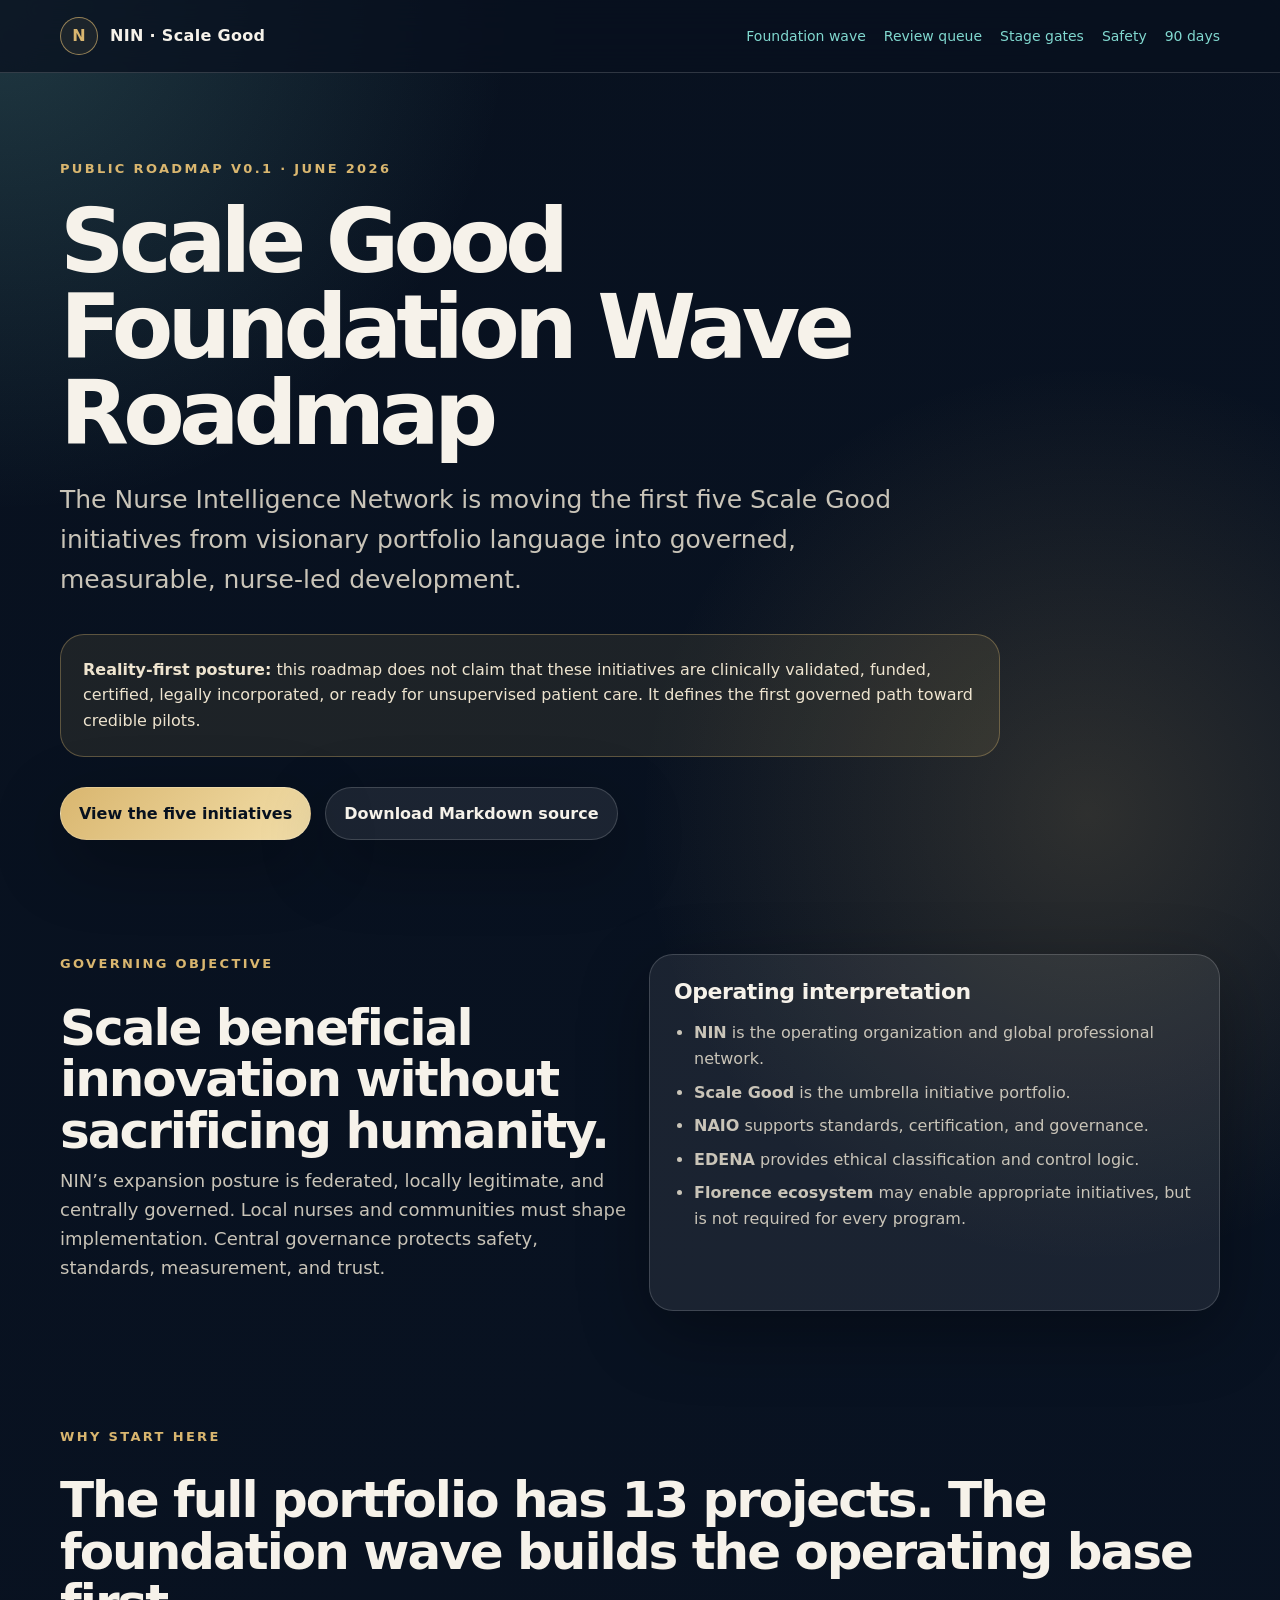
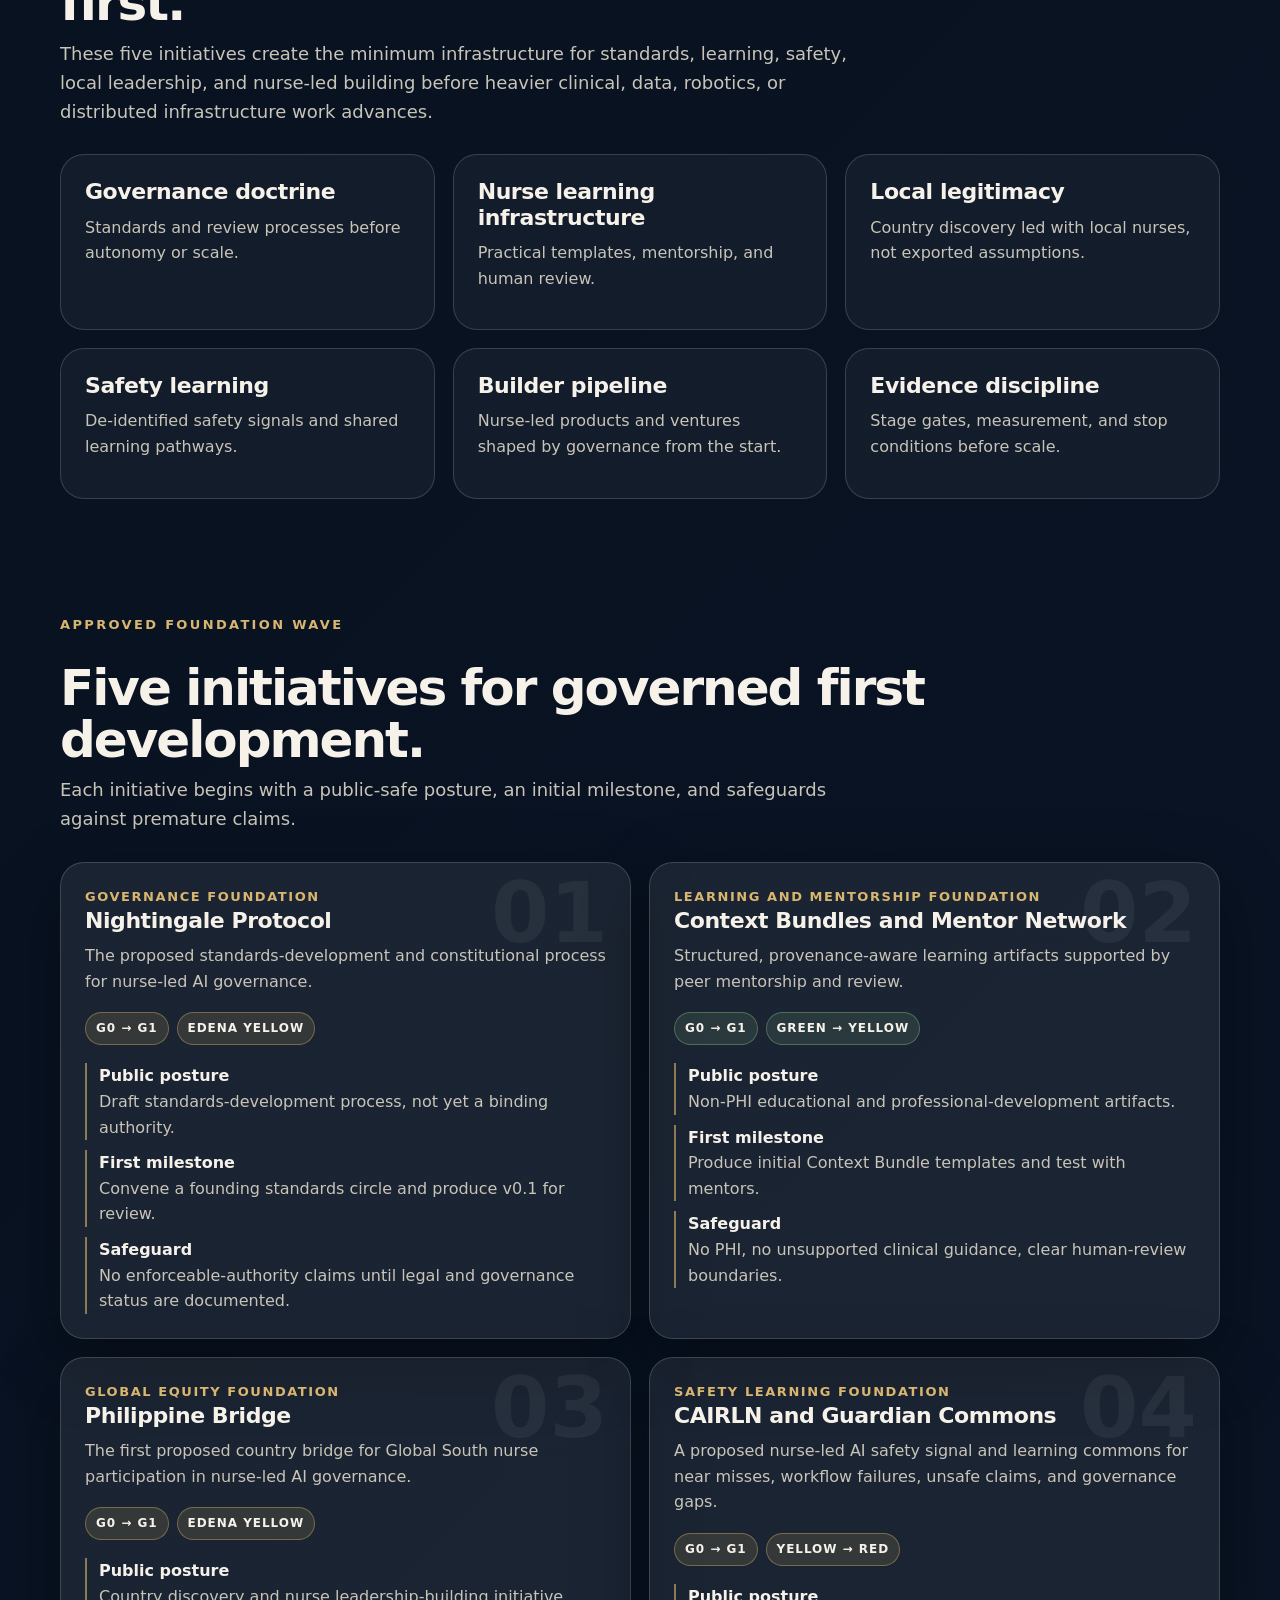
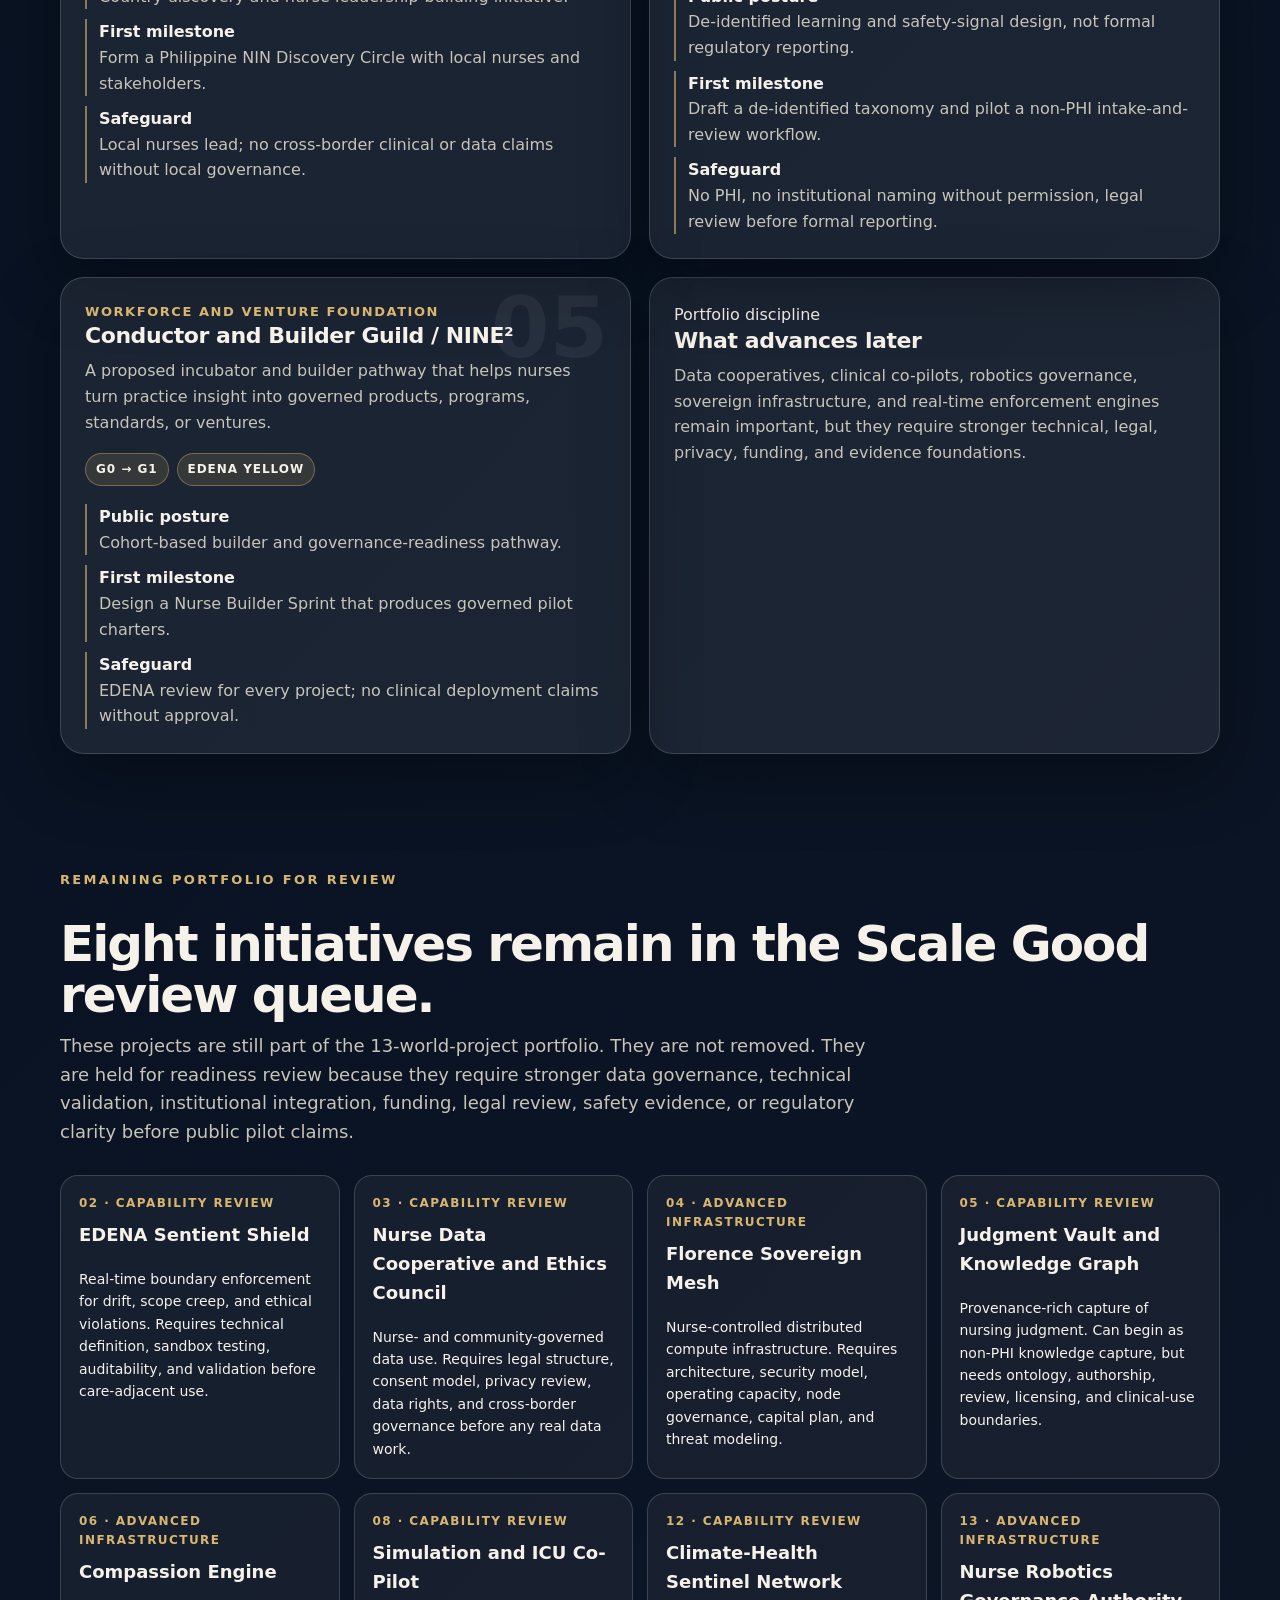
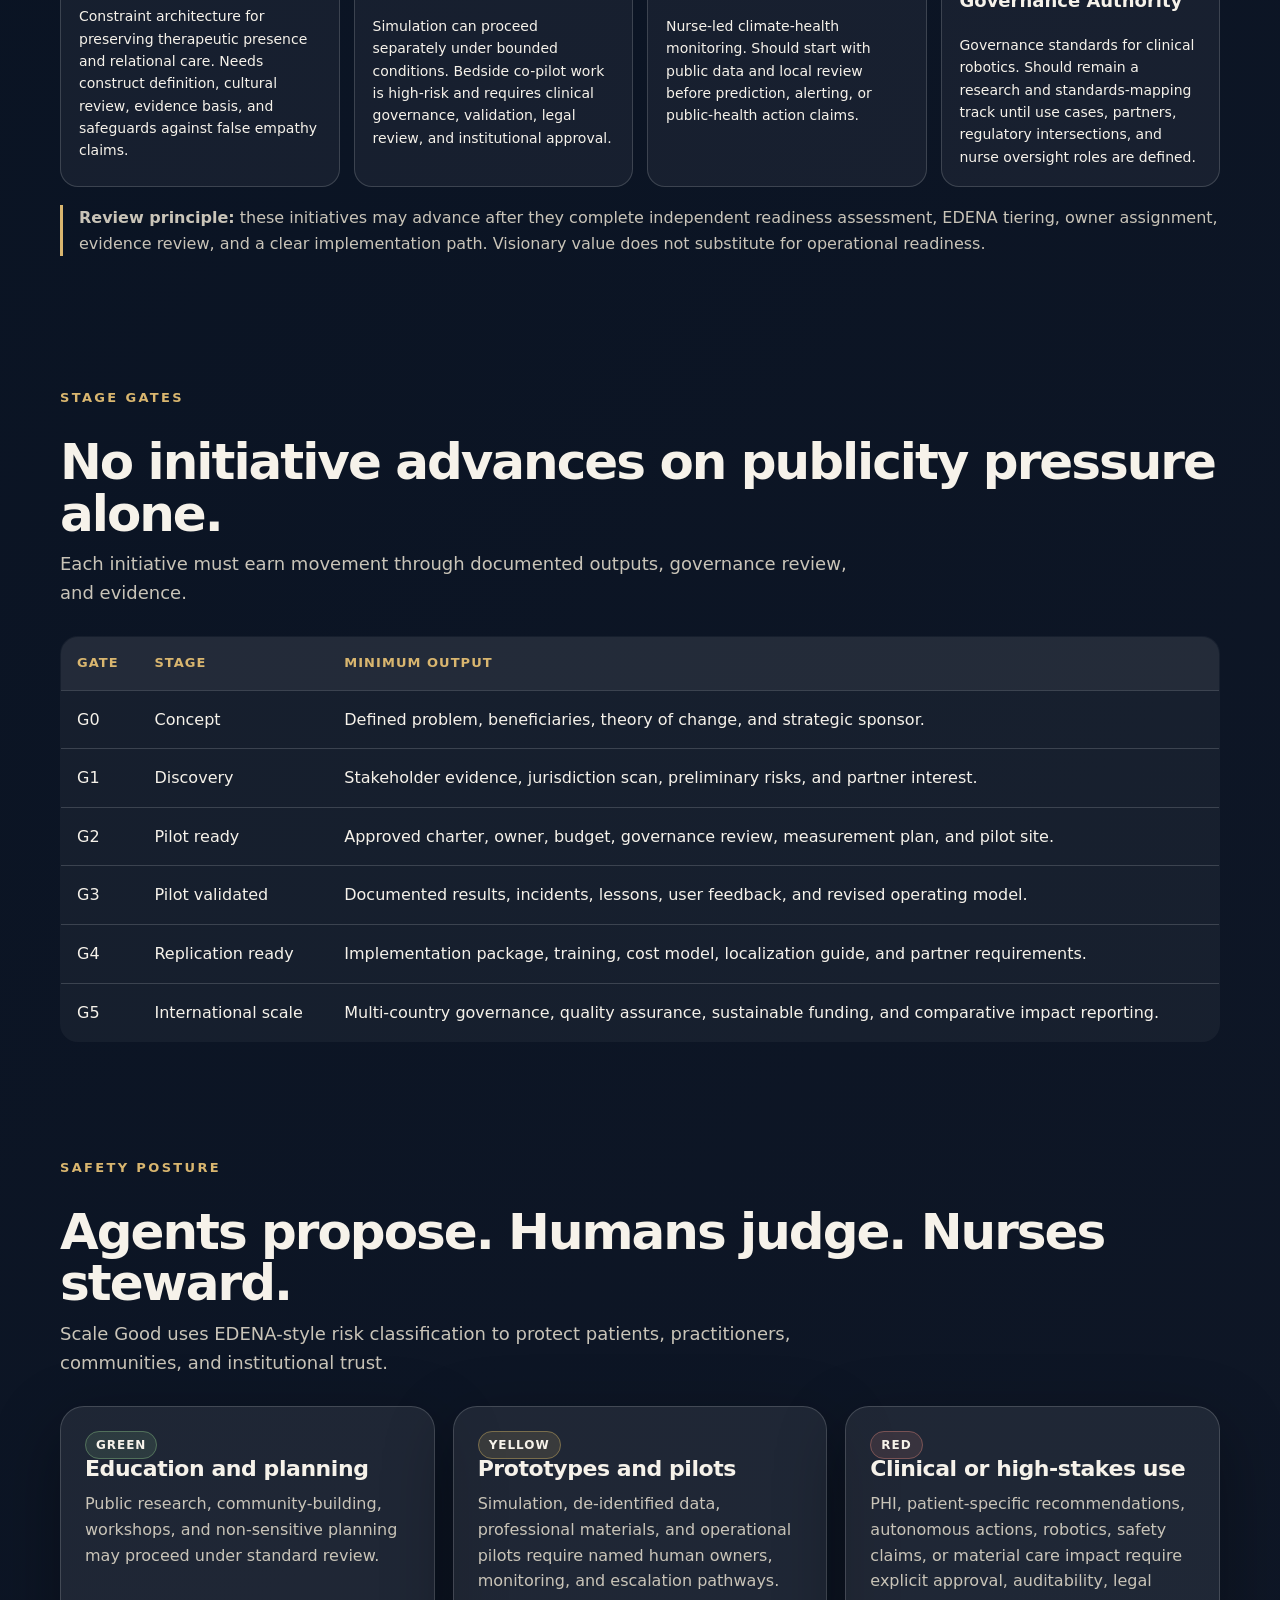
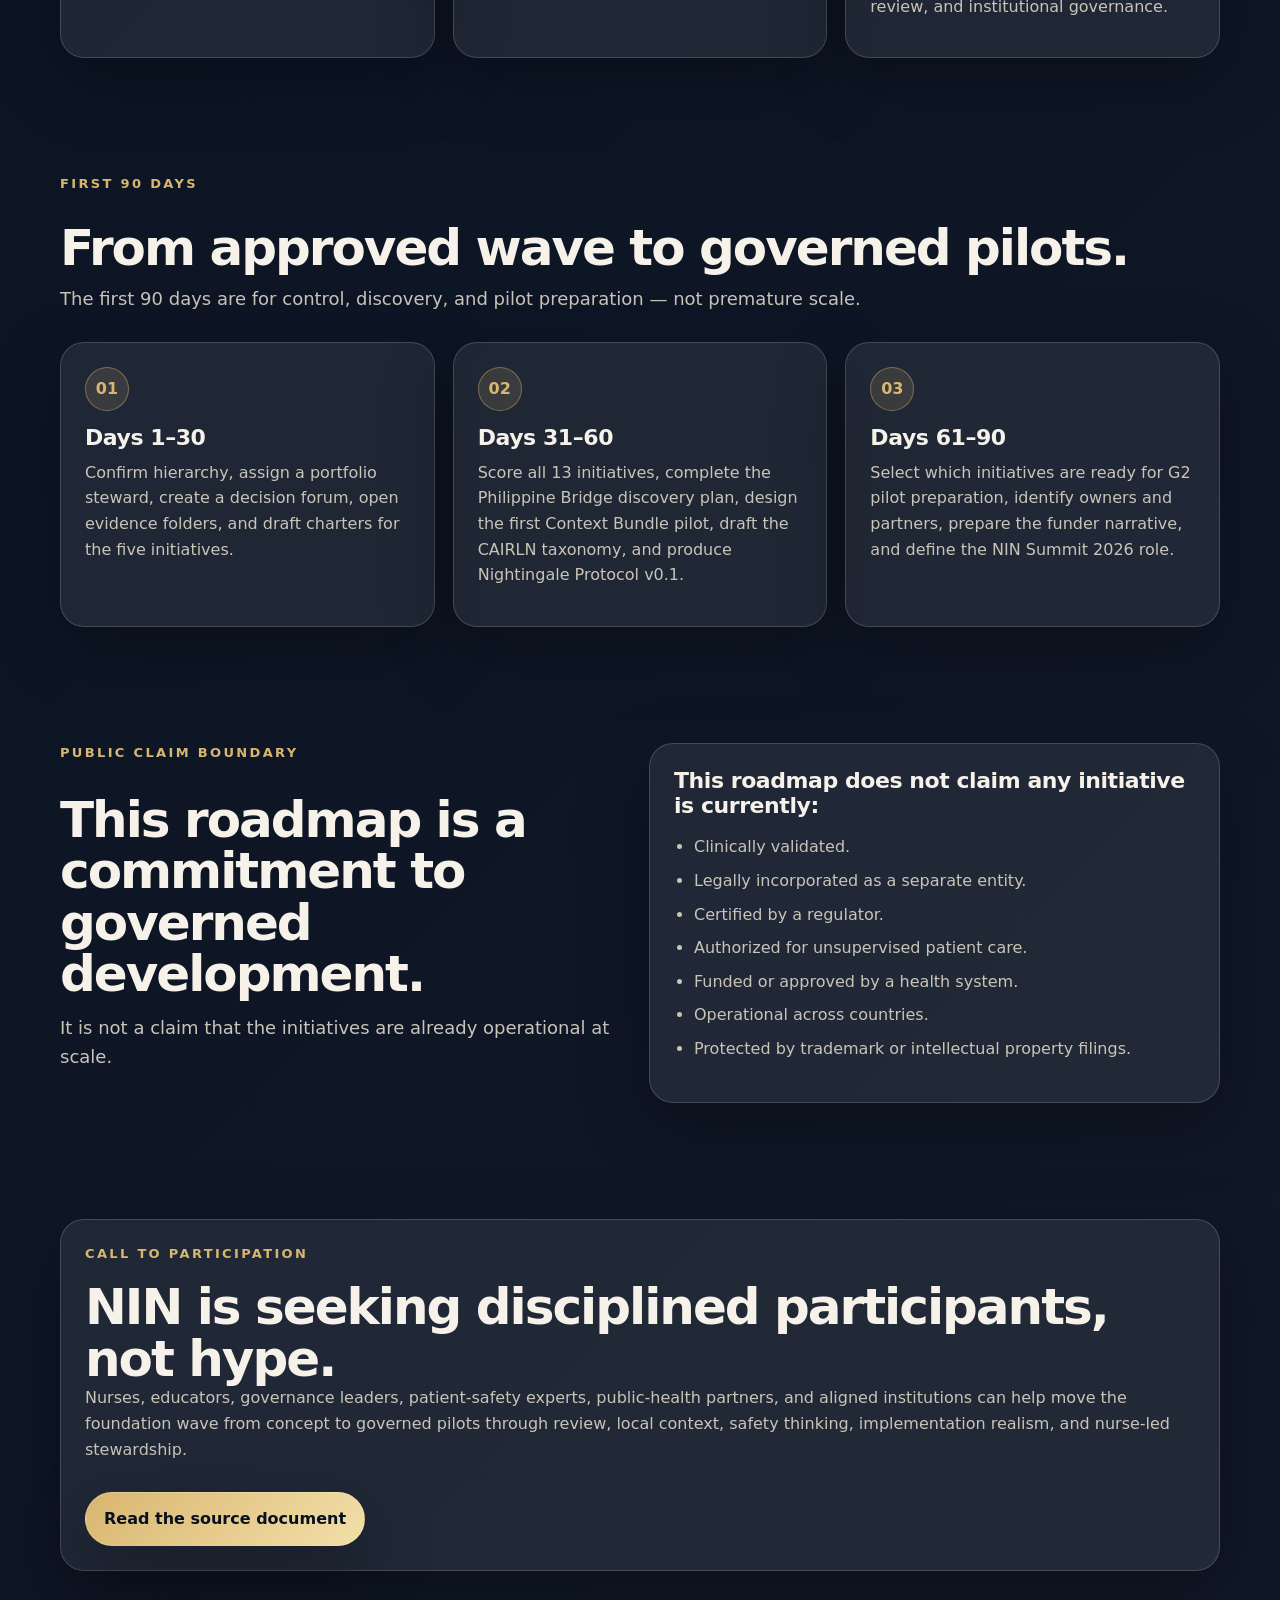
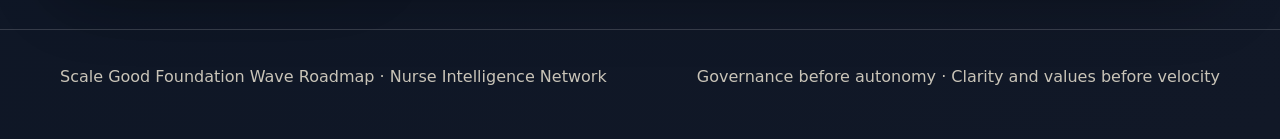
<file: index.html>
<!doctype html>
<html lang="en">
<head>
  <meta charset="utf-8" />
  <meta name="viewport" content="width=device-width, initial-scale=1" />
  <title>Scale Good Foundation Wave Roadmap | Nurse Intelligence Network</title>
  <meta name="description" content="A public roadmap for the first five Scale Good foundation-wave initiatives of the Nurse Intelligence Network." />
  <meta property="og:title" content="Scale Good Foundation Wave Roadmap" />
  <meta property="og:description" content="Five governed initiatives to build the operating base for nurse-led AI governance, safety learning, local leadership, and venture formation." />
  <meta property="og:type" content="website" />
  <style>
    :root {
      --bg: #08111f;
      --bg2: #0e1d32;
      --panel: rgba(255,255,255,.075);
      --panel2: rgba(255,255,255,.045);
      --text: #f6f2ea;
      --muted: #c9c4b8;
      --line: rgba(255,255,255,.16);
      --gold: #d9b66f;
      --aqua: #80d8cf;
      --green: #96d28d;
      --yellow: #f0ca6a;
      --red: #ee8c7f;
      --shadow: 0 22px 70px rgba(0,0,0,.33);
      --radius: 24px;
      font-family: Inter, ui-sans-serif, system-ui, -apple-system, BlinkMacSystemFont, "Segoe UI", sans-serif;
    }
    * { box-sizing: border-box; }
    html { scroll-behavior: smooth; }
    body {
      margin: 0;
      color: var(--text);
      background:
        radial-gradient(circle at top left, rgba(128,216,207,.20), transparent 32rem),
        radial-gradient(circle at 85% 10%, rgba(217,182,111,.18), transparent 28rem),
        linear-gradient(135deg, var(--bg), #091323 42%, #111827);
      line-height: 1.6;
    }
    a { color: var(--aqua); text-decoration: none; }
    a:hover { text-decoration: underline; }
    .wrap { width: min(1160px, calc(100% - 40px)); margin: 0 auto; }
    header {
      position: sticky;
      top: 0;
      z-index: 20;
      backdrop-filter: blur(18px);
      background: rgba(8,17,31,.76);
      border-bottom: 1px solid var(--line);
    }
    nav { display: flex; align-items: center; justify-content: space-between; min-height: 72px; gap: 20px; }
    .brand { display: flex; align-items: center; gap: 12px; font-weight: 760; letter-spacing: .02em; }
    .mark { width: 38px; height: 38px; border-radius: 50%; border: 1px solid rgba(217,182,111,.65); display: grid; place-items: center; color: var(--gold); background: rgba(217,182,111,.08); }
    .navlinks { display: flex; gap: 18px; flex-wrap: wrap; font-size: 14px; color: var(--muted); }
    .hero { padding: 86px 0 56px; }
    .kicker { color: var(--gold); text-transform: uppercase; letter-spacing: .18em; font-size: 13px; font-weight: 800; margin-bottom: 18px; }
    h1 { font-size: clamp(46px, 7vw, 92px); line-height: .96; letter-spacing: -.065em; margin: 0 0 24px; max-width: 1000px; }
    .lead { font-size: clamp(19px, 2.2vw, 25px); color: var(--muted); max-width: 860px; margin: 0 0 34px; }
    .hero-actions { display: flex; gap: 14px; flex-wrap: wrap; margin-top: 30px; }
    .btn { display: inline-flex; align-items: center; justify-content: center; gap: 10px; border-radius: 999px; padding: 13px 18px; font-weight: 740; border: 1px solid var(--line); box-shadow: var(--shadow); }
    .btn.primary { color: #07111f; background: linear-gradient(135deg, var(--gold), #f3dfaa); }
    .btn.secondary { color: var(--text); background: rgba(255,255,255,.08); }
    .note { border: 1px solid rgba(217,182,111,.34); background: rgba(217,182,111,.10); border-radius: var(--radius); padding: 22px; color: #eee4cf; max-width: 940px; }
    section { padding: 58px 0; }
    .section-title { display: grid; gap: 10px; margin-bottom: 28px; }
    h2 { font-size: clamp(30px, 4vw, 50px); line-height: 1.03; letter-spacing: -.04em; margin: 0; }
    .section-title p { margin: 0; color: var(--muted); max-width: 820px; font-size: 18px; }
    .grid { display: grid; gap: 18px; }
    .grid.three { grid-template-columns: repeat(3, minmax(0,1fr)); }
    .grid.two { grid-template-columns: repeat(2, minmax(0,1fr)); }
    .card { background: var(--panel); border: 1px solid var(--line); border-radius: var(--radius); padding: 24px; box-shadow: var(--shadow); }
    .card.soft { background: var(--panel2); box-shadow: none; }
    .card h3 { margin: 0 0 10px; font-size: 22px; line-height: 1.15; letter-spacing: -.02em; }
    .card p { color: var(--muted); margin: 0 0 14px; }
    .tagrow { display: flex; gap: 8px; flex-wrap: wrap; margin: 18px 0; }
    .tag { font-size: 12px; text-transform: uppercase; letter-spacing: .08em; color: var(--text); background: rgba(128,216,207,.11); border: 1px solid rgba(128,216,207,.30); padding: 6px 10px; border-radius: 999px; font-weight: 760; }
    .tag.yellow { background: rgba(240,202,106,.12); border-color: rgba(240,202,106,.35); }
    .tag.green { background: rgba(150,210,141,.12); border-color: rgba(150,210,141,.35); }
    .tag.red { background: rgba(238,140,127,.12); border-color: rgba(238,140,127,.35); }
    .initiative { position: relative; overflow: hidden; }
    .initiative:before { content: attr(data-num); position: absolute; right: 22px; top: 8px; font-size: 84px; font-weight: 900; color: rgba(255,255,255,.055); line-height: 1; }
    .initiative .role { color: var(--gold); font-weight: 800; font-size: 13px; letter-spacing: .12em; text-transform: uppercase; }
    .mini { display: grid; gap: 10px; margin-top: 18px; }
    .mini div { border-left: 2px solid rgba(217,182,111,.6); padding-left: 12px; color: var(--muted); }
    .mini strong { color: var(--text); display: block; }
    table { width: 100%; border-collapse: collapse; overflow: hidden; border-radius: 18px; border: 1px solid var(--line); background: rgba(255,255,255,.045); }
    th, td { padding: 16px; text-align: left; vertical-align: top; border-bottom: 1px solid var(--line); }
    th { color: var(--gold); font-size: 13px; letter-spacing: .08em; text-transform: uppercase; background: rgba(255,255,255,.055); }
    tr:last-child td { border-bottom: 0; }
    .review-grid { display: grid; grid-template-columns: repeat(4, minmax(0,1fr)); gap: 14px; }
    .review-card { padding: 18px; border-radius: 18px; background: rgba(255,255,255,.052); border: 1px solid var(--line); }
    .review-card .num { color: var(--gold); font-weight: 900; letter-spacing: .12em; font-size: 12px; text-transform: uppercase; }
    .review-card h3 { font-size: 18px; margin-top: 8px; }
    .review-card p { font-size: 14px; margin-bottom: 0; }
    .review-note { margin-top: 18px; border-left: 3px solid var(--gold); padding-left: 16px; color: var(--muted); }
    .timeline { counter-reset: step; display: grid; grid-template-columns: repeat(3, minmax(0,1fr)); gap: 18px; }
    .step { counter-increment: step; }
    .step:before { content: "0" counter(step); display: inline-grid; place-items: center; width: 42px; height: 42px; border-radius: 50%; background: rgba(217,182,111,.14); border: 1px solid rgba(217,182,111,.42); color: var(--gold); font-weight: 850; margin-bottom: 14px; }
    ul { padding-left: 20px; color: var(--muted); }
    li { margin: 8px 0; }
    .footer { border-top: 1px solid var(--line); padding: 34px 0 50px; color: var(--muted); }
    .footer .wrap { display: flex; justify-content: space-between; gap: 20px; flex-wrap: wrap; }
    @media (max-width: 880px) {
      .grid.three, .grid.two, .timeline, .review-grid { grid-template-columns: 1fr; }
      .navlinks { display: none; }
      h1 { letter-spacing: -.045em; }
      section { padding: 42px 0; }
    }
  </style>
</head>
<body>
  <header>
    <nav class="wrap" aria-label="Main navigation">
      <div class="brand"><span class="mark">N</span><span>NIN · Scale Good</span></div>
      <div class="navlinks">
        <a href="#wave">Foundation wave</a>
        <a href="#review">Review queue</a>
        <a href="#gates">Stage gates</a>
        <a href="#safety">Safety</a>
        <a href="#ninety">90 days</a>
      </div>
    </nav>
  </header>

  <main>
    <section class="hero">
      <div class="wrap">
        <div class="kicker">Public roadmap v0.1 · June 2026</div>
        <h1>Scale Good Foundation Wave Roadmap</h1>
        <p class="lead">The Nurse Intelligence Network is moving the first five Scale Good initiatives from visionary portfolio language into governed, measurable, nurse-led development.</p>
        <div class="note">
          <strong>Reality-first posture:</strong> this roadmap does not claim that these initiatives are clinically validated, funded, certified, legally incorporated, or ready for unsupervised patient care. It defines the first governed path toward credible pilots.
        </div>
        <div class="hero-actions">
          <a class="btn primary" href="#wave">View the five initiatives</a>
          <a class="btn secondary" href="assets/scale-good-foundation-wave-roadmap.md">Download Markdown source</a>
        </div>
      </div>
    </section>

    <section id="objective">
      <div class="wrap grid two">
        <div class="section-title">
          <div class="kicker">Governing objective</div>
          <h2>Scale beneficial innovation without sacrificing humanity.</h2>
          <p>NIN’s expansion posture is federated, locally legitimate, and centrally governed. Local nurses and communities must shape implementation. Central governance protects safety, standards, measurement, and trust.</p>
        </div>
        <div class="card">
          <h3>Operating interpretation</h3>
          <ul>
            <li><strong>NIN</strong> is the operating organization and global professional network.</li>
            <li><strong>Scale Good</strong> is the umbrella initiative portfolio.</li>
            <li><strong>NAIO</strong> supports standards, certification, and governance.</li>
            <li><strong>EDENA</strong> provides ethical classification and control logic.</li>
            <li><strong>Florence ecosystem</strong> may enable appropriate initiatives, but is not required for every program.</li>
          </ul>
        </div>
      </div>
    </section>

    <section id="why">
      <div class="wrap">
        <div class="section-title">
          <div class="kicker">Why start here</div>
          <h2>The full portfolio has 13 projects. The foundation wave builds the operating base first.</h2>
          <p>These five initiatives create the minimum infrastructure for standards, learning, safety, local leadership, and nurse-led building before heavier clinical, data, robotics, or distributed infrastructure work advances.</p>
        </div>
        <div class="grid three">
          <div class="card soft"><h3>Governance doctrine</h3><p>Standards and review processes before autonomy or scale.</p></div>
          <div class="card soft"><h3>Nurse learning infrastructure</h3><p>Practical templates, mentorship, and human review.</p></div>
          <div class="card soft"><h3>Local legitimacy</h3><p>Country discovery led with local nurses, not exported assumptions.</p></div>
          <div class="card soft"><h3>Safety learning</h3><p>De-identified safety signals and shared learning pathways.</p></div>
          <div class="card soft"><h3>Builder pipeline</h3><p>Nurse-led products and ventures shaped by governance from the start.</p></div>
          <div class="card soft"><h3>Evidence discipline</h3><p>Stage gates, measurement, and stop conditions before scale.</p></div>
        </div>
      </div>
    </section>

    <section id="wave">
      <div class="wrap">
        <div class="section-title">
          <div class="kicker">Approved foundation wave</div>
          <h2>Five initiatives for governed first development.</h2>
          <p>Each initiative begins with a public-safe posture, an initial milestone, and safeguards against premature claims.</p>
        </div>
        <div class="grid two">
          <article class="card initiative" data-num="01">
            <div class="role">Governance foundation</div>
            <h3>Nightingale Protocol</h3>
            <p>The proposed standards-development and constitutional process for nurse-led AI governance.</p>
            <div class="tagrow"><span class="tag yellow">G0 → G1</span><span class="tag yellow">EDENA Yellow</span></div>
            <div class="mini">
              <div><strong>Public posture</strong> Draft standards-development process, not yet a binding authority.</div>
              <div><strong>First milestone</strong> Convene a founding standards circle and produce v0.1 for review.</div>
              <div><strong>Safeguard</strong> No enforceable-authority claims until legal and governance status are documented.</div>
            </div>
          </article>

          <article class="card initiative" data-num="02">
            <div class="role">Learning and mentorship foundation</div>
            <h3>Context Bundles and Mentor Network</h3>
            <p>Structured, provenance-aware learning artifacts supported by peer mentorship and review.</p>
            <div class="tagrow"><span class="tag green">G0 → G1</span><span class="tag green">Green → Yellow</span></div>
            <div class="mini">
              <div><strong>Public posture</strong> Non-PHI educational and professional-development artifacts.</div>
              <div><strong>First milestone</strong> Produce initial Context Bundle templates and test with mentors.</div>
              <div><strong>Safeguard</strong> No PHI, no unsupported clinical guidance, clear human-review boundaries.</div>
            </div>
          </article>

          <article class="card initiative" data-num="03">
            <div class="role">Global equity foundation</div>
            <h3>Philippine Bridge</h3>
            <p>The first proposed country bridge for Global South nurse participation in nurse-led AI governance.</p>
            <div class="tagrow"><span class="tag yellow">G0 → G1</span><span class="tag yellow">EDENA Yellow</span></div>
            <div class="mini">
              <div><strong>Public posture</strong> Country discovery and nurse leadership-building initiative.</div>
              <div><strong>First milestone</strong> Form a Philippine NIN Discovery Circle with local nurses and stakeholders.</div>
              <div><strong>Safeguard</strong> Local nurses lead; no cross-border clinical or data claims without local governance.</div>
            </div>
          </article>

          <article class="card initiative" data-num="04">
            <div class="role">Safety learning foundation</div>
            <h3>CAIRLN and Guardian Commons</h3>
            <p>A proposed nurse-led AI safety signal and learning commons for near misses, workflow failures, unsafe claims, and governance gaps.</p>
            <div class="tagrow"><span class="tag yellow">G0 → G1</span><span class="tag yellow">Yellow → Red</span></div>
            <div class="mini">
              <div><strong>Public posture</strong> De-identified learning and safety-signal design, not formal regulatory reporting.</div>
              <div><strong>First milestone</strong> Draft a de-identified taxonomy and pilot a non-PHI intake-and-review workflow.</div>
              <div><strong>Safeguard</strong> No PHI, no institutional naming without permission, legal review before formal reporting.</div>
            </div>
          </article>

          <article class="card initiative" data-num="05">
            <div class="role">Workforce and venture foundation</div>
            <h3>Conductor and Builder Guild / NINE²</h3>
            <p>A proposed incubator and builder pathway that helps nurses turn practice insight into governed products, programs, standards, or ventures.</p>
            <div class="tagrow"><span class="tag yellow">G0 → G1</span><span class="tag yellow">EDENA Yellow</span></div>
            <div class="mini">
              <div><strong>Public posture</strong> Cohort-based builder and governance-readiness pathway.</div>
              <div><strong>First milestone</strong> Design a Nurse Builder Sprint that produces governed pilot charters.</div>
              <div><strong>Safeguard</strong> EDENA review for every project; no clinical deployment claims without approval.</div>
            </div>
          </article>

          <article class="card">
            <div class="role">Portfolio discipline</div>
            <h3>What advances later</h3>
            <p>Data cooperatives, clinical co-pilots, robotics governance, sovereign infrastructure, and real-time enforcement engines remain important, but they require stronger technical, legal, privacy, funding, and evidence foundations.</p>
          </article>
        </div>
      </div>
    </section>


    <section id="review">
      <div class="wrap">
        <div class="section-title">
          <div class="kicker">Remaining portfolio for review</div>
          <h2>Eight initiatives remain in the Scale Good review queue.</h2>
          <p>These projects are still part of the 13-world-project portfolio. They are not removed. They are held for readiness review because they require stronger data governance, technical validation, institutional integration, funding, legal review, safety evidence, or regulatory clarity before public pilot claims.</p>
        </div>
        <div class="review-grid">
          <article class="review-card">
            <div class="num">02 · Capability review</div>
            <h3>EDENA Sentient Shield</h3>
            <p>Real-time boundary enforcement for drift, scope creep, and ethical violations. Requires technical definition, sandbox testing, auditability, and validation before care-adjacent use.</p>
          </article>
          <article class="review-card">
            <div class="num">03 · Capability review</div>
            <h3>Nurse Data Cooperative and Ethics Council</h3>
            <p>Nurse- and community-governed data use. Requires legal structure, consent model, privacy review, data rights, and cross-border governance before any real data work.</p>
          </article>
          <article class="review-card">
            <div class="num">04 · Advanced infrastructure</div>
            <h3>Florence Sovereign Mesh</h3>
            <p>Nurse-controlled distributed compute infrastructure. Requires architecture, security model, operating capacity, node governance, capital plan, and threat modeling.</p>
          </article>
          <article class="review-card">
            <div class="num">05 · Capability review</div>
            <h3>Judgment Vault and Knowledge Graph</h3>
            <p>Provenance-rich capture of nursing judgment. Can begin as non-PHI knowledge capture, but needs ontology, authorship, review, licensing, and clinical-use boundaries.</p>
          </article>
          <article class="review-card">
            <div class="num">06 · Advanced infrastructure</div>
            <h3>Compassion Engine</h3>
            <p>Constraint architecture for preserving therapeutic presence and relational care. Needs construct definition, cultural review, evidence basis, and safeguards against false empathy claims.</p>
          </article>
          <article class="review-card">
            <div class="num">08 · Capability review</div>
            <h3>Simulation and ICU Co-Pilot</h3>
            <p>Simulation can proceed separately under bounded conditions. Bedside co-pilot work is high-risk and requires clinical governance, validation, legal review, and institutional approval.</p>
          </article>
          <article class="review-card">
            <div class="num">12 · Capability review</div>
            <h3>Climate-Health Sentinel Network</h3>
            <p>Nurse-led climate-health monitoring. Should start with public data and local review before prediction, alerting, or public-health action claims.</p>
          </article>
          <article class="review-card">
            <div class="num">13 · Advanced infrastructure</div>
            <h3>Nurse Robotics Governance Authority</h3>
            <p>Governance standards for clinical robotics. Should remain a research and standards-mapping track until use cases, partners, regulatory intersections, and nurse oversight roles are defined.</p>
          </article>
        </div>
        <p class="review-note"><strong>Review principle:</strong> these initiatives may advance after they complete independent readiness assessment, EDENA tiering, owner assignment, evidence review, and a clear implementation path. Visionary value does not substitute for operational readiness.</p>
      </div>
    </section>

    <section id="gates">
      <div class="wrap">
        <div class="section-title">
          <div class="kicker">Stage gates</div>
          <h2>No initiative advances on publicity pressure alone.</h2>
          <p>Each initiative must earn movement through documented outputs, governance review, and evidence.</p>
        </div>
        <table>
          <thead><tr><th>Gate</th><th>Stage</th><th>Minimum output</th></tr></thead>
          <tbody>
            <tr><td>G0</td><td>Concept</td><td>Defined problem, beneficiaries, theory of change, and strategic sponsor.</td></tr>
            <tr><td>G1</td><td>Discovery</td><td>Stakeholder evidence, jurisdiction scan, preliminary risks, and partner interest.</td></tr>
            <tr><td>G2</td><td>Pilot ready</td><td>Approved charter, owner, budget, governance review, measurement plan, and pilot site.</td></tr>
            <tr><td>G3</td><td>Pilot validated</td><td>Documented results, incidents, lessons, user feedback, and revised operating model.</td></tr>
            <tr><td>G4</td><td>Replication ready</td><td>Implementation package, training, cost model, localization guide, and partner requirements.</td></tr>
            <tr><td>G5</td><td>International scale</td><td>Multi-country governance, quality assurance, sustainable funding, and comparative impact reporting.</td></tr>
          </tbody>
        </table>
      </div>
    </section>

    <section id="safety">
      <div class="wrap">
        <div class="section-title">
          <div class="kicker">Safety posture</div>
          <h2>Agents propose. Humans judge. Nurses steward.</h2>
          <p>Scale Good uses EDENA-style risk classification to protect patients, practitioners, communities, and institutional trust.</p>
        </div>
        <div class="grid three">
          <div class="card"><span class="tag green">Green</span><h3>Education and planning</h3><p>Public research, community-building, workshops, and non-sensitive planning may proceed under standard review.</p></div>
          <div class="card"><span class="tag yellow">Yellow</span><h3>Prototypes and pilots</h3><p>Simulation, de-identified data, professional materials, and operational pilots require named human owners, monitoring, and escalation pathways.</p></div>
          <div class="card"><span class="tag red">Red</span><h3>Clinical or high-stakes use</h3><p>PHI, patient-specific recommendations, autonomous actions, robotics, safety claims, or material care impact require explicit approval, auditability, legal review, and institutional governance.</p></div>
        </div>
      </div>
    </section>

    <section id="ninety">
      <div class="wrap">
        <div class="section-title">
          <div class="kicker">First 90 days</div>
          <h2>From approved wave to governed pilots.</h2>
          <p>The first 90 days are for control, discovery, and pilot preparation — not premature scale.</p>
        </div>
        <div class="timeline">
          <div class="card step"><h3>Days 1–30</h3><p>Confirm hierarchy, assign a portfolio steward, create a decision forum, open evidence folders, and draft charters for the five initiatives.</p></div>
          <div class="card step"><h3>Days 31–60</h3><p>Score all 13 initiatives, complete the Philippine Bridge discovery plan, design the first Context Bundle pilot, draft the CAIRLN taxonomy, and produce Nightingale Protocol v0.1.</p></div>
          <div class="card step"><h3>Days 61–90</h3><p>Select which initiatives are ready for G2 pilot preparation, identify owners and partners, prepare the funder narrative, and define the NIN Summit 2026 role.</p></div>
        </div>
      </div>
    </section>

    <section id="claims">
      <div class="wrap grid two">
        <div class="section-title">
          <div class="kicker">Public claim boundary</div>
          <h2>This roadmap is a commitment to governed development.</h2>
          <p>It is not a claim that the initiatives are already operational at scale.</p>
        </div>
        <div class="card">
          <h3>This roadmap does not claim any initiative is currently:</h3>
          <ul>
            <li>Clinically validated.</li>
            <li>Legally incorporated as a separate entity.</li>
            <li>Certified by a regulator.</li>
            <li>Authorized for unsupervised patient care.</li>
            <li>Funded or approved by a health system.</li>
            <li>Operational across countries.</li>
            <li>Protected by trademark or intellectual property filings.</li>
          </ul>
        </div>
      </div>
    </section>

    <section id="participate">
      <div class="wrap">
        <div class="card">
          <div class="kicker">Call to participation</div>
          <h2>NIN is seeking disciplined participants, not hype.</h2>
          <p>Nurses, educators, governance leaders, patient-safety experts, public-health partners, and aligned institutions can help move the foundation wave from concept to governed pilots through review, local context, safety thinking, implementation realism, and nurse-led stewardship.</p>
          <div class="hero-actions"><a class="btn primary" href="assets/scale-good-foundation-wave-roadmap.md">Read the source document</a></div>
        </div>
      </div>
    </section>
  </main>

  <footer class="footer">
    <div class="wrap">
      <div>Scale Good Foundation Wave Roadmap · Nurse Intelligence Network</div>
      <div>Governance before autonomy · Clarity and values before velocity</div>
    </div>
  </footer>
</body>
</html>
</file>
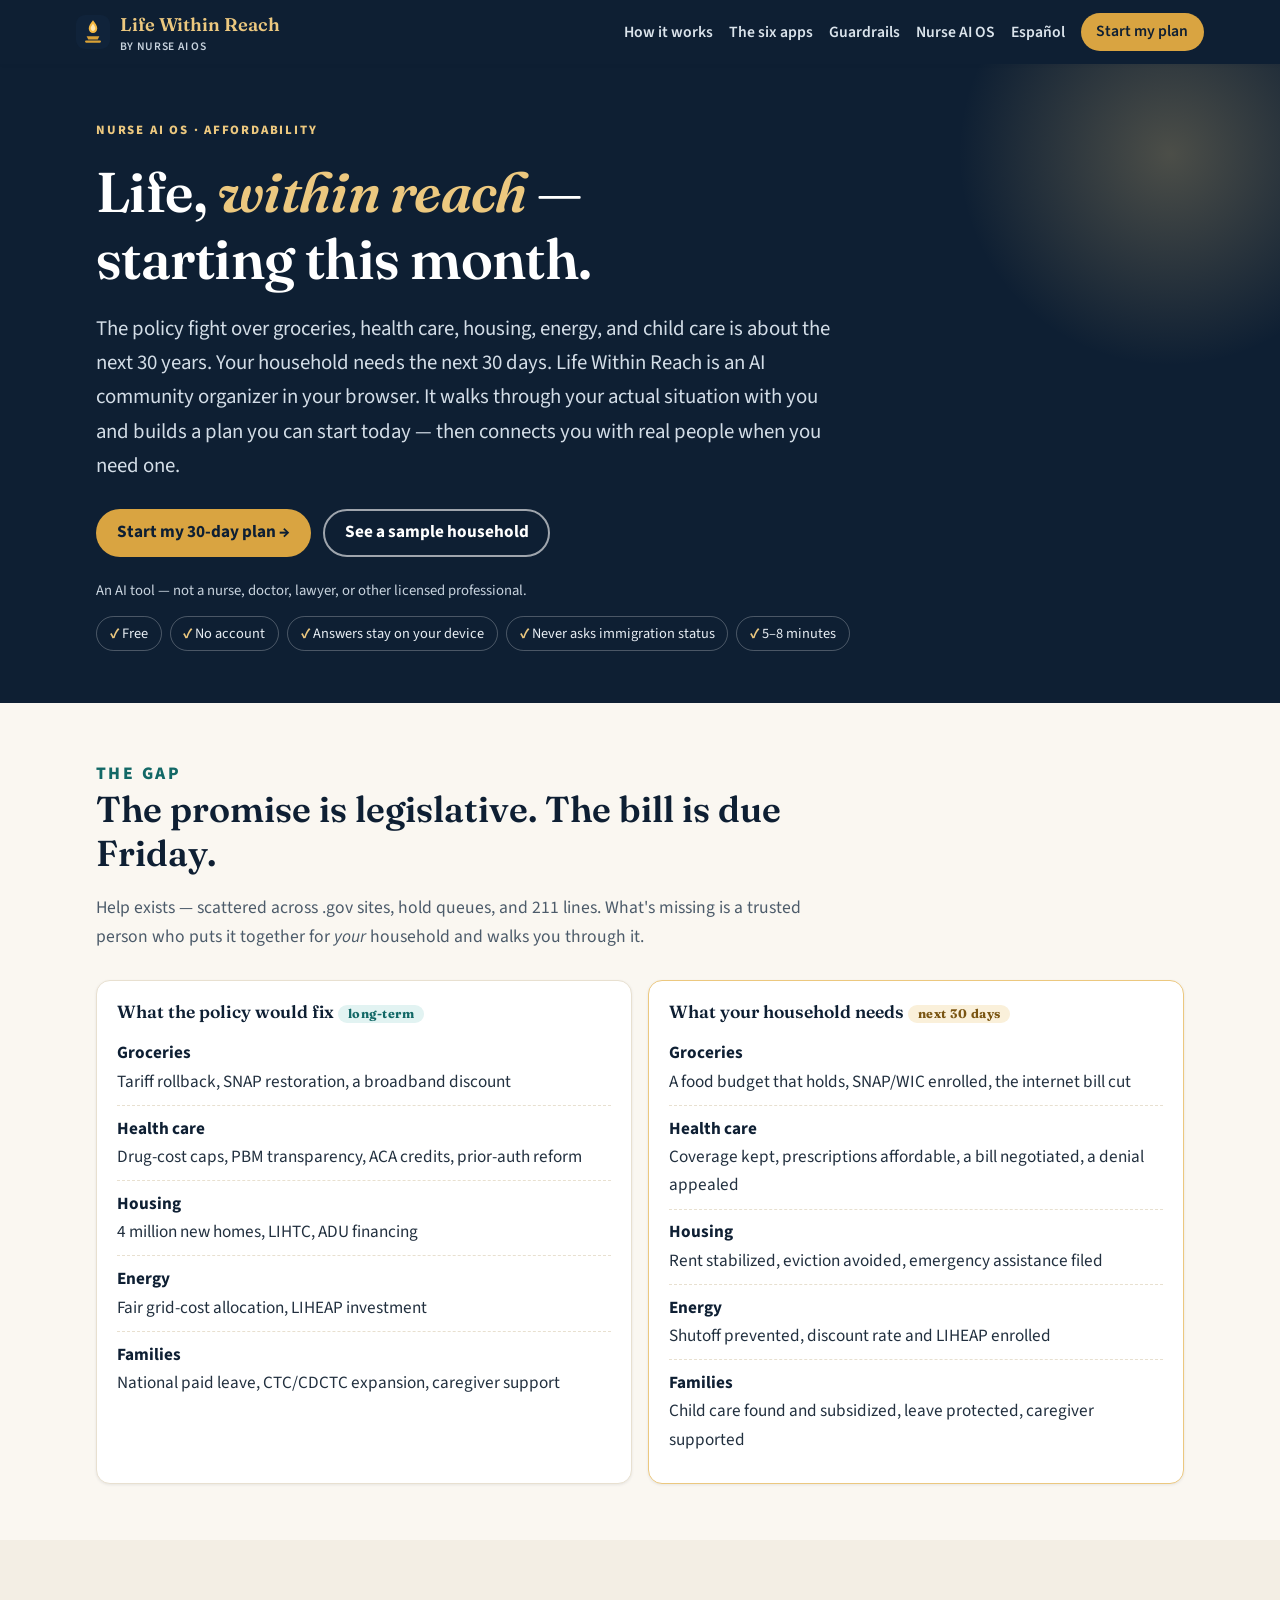
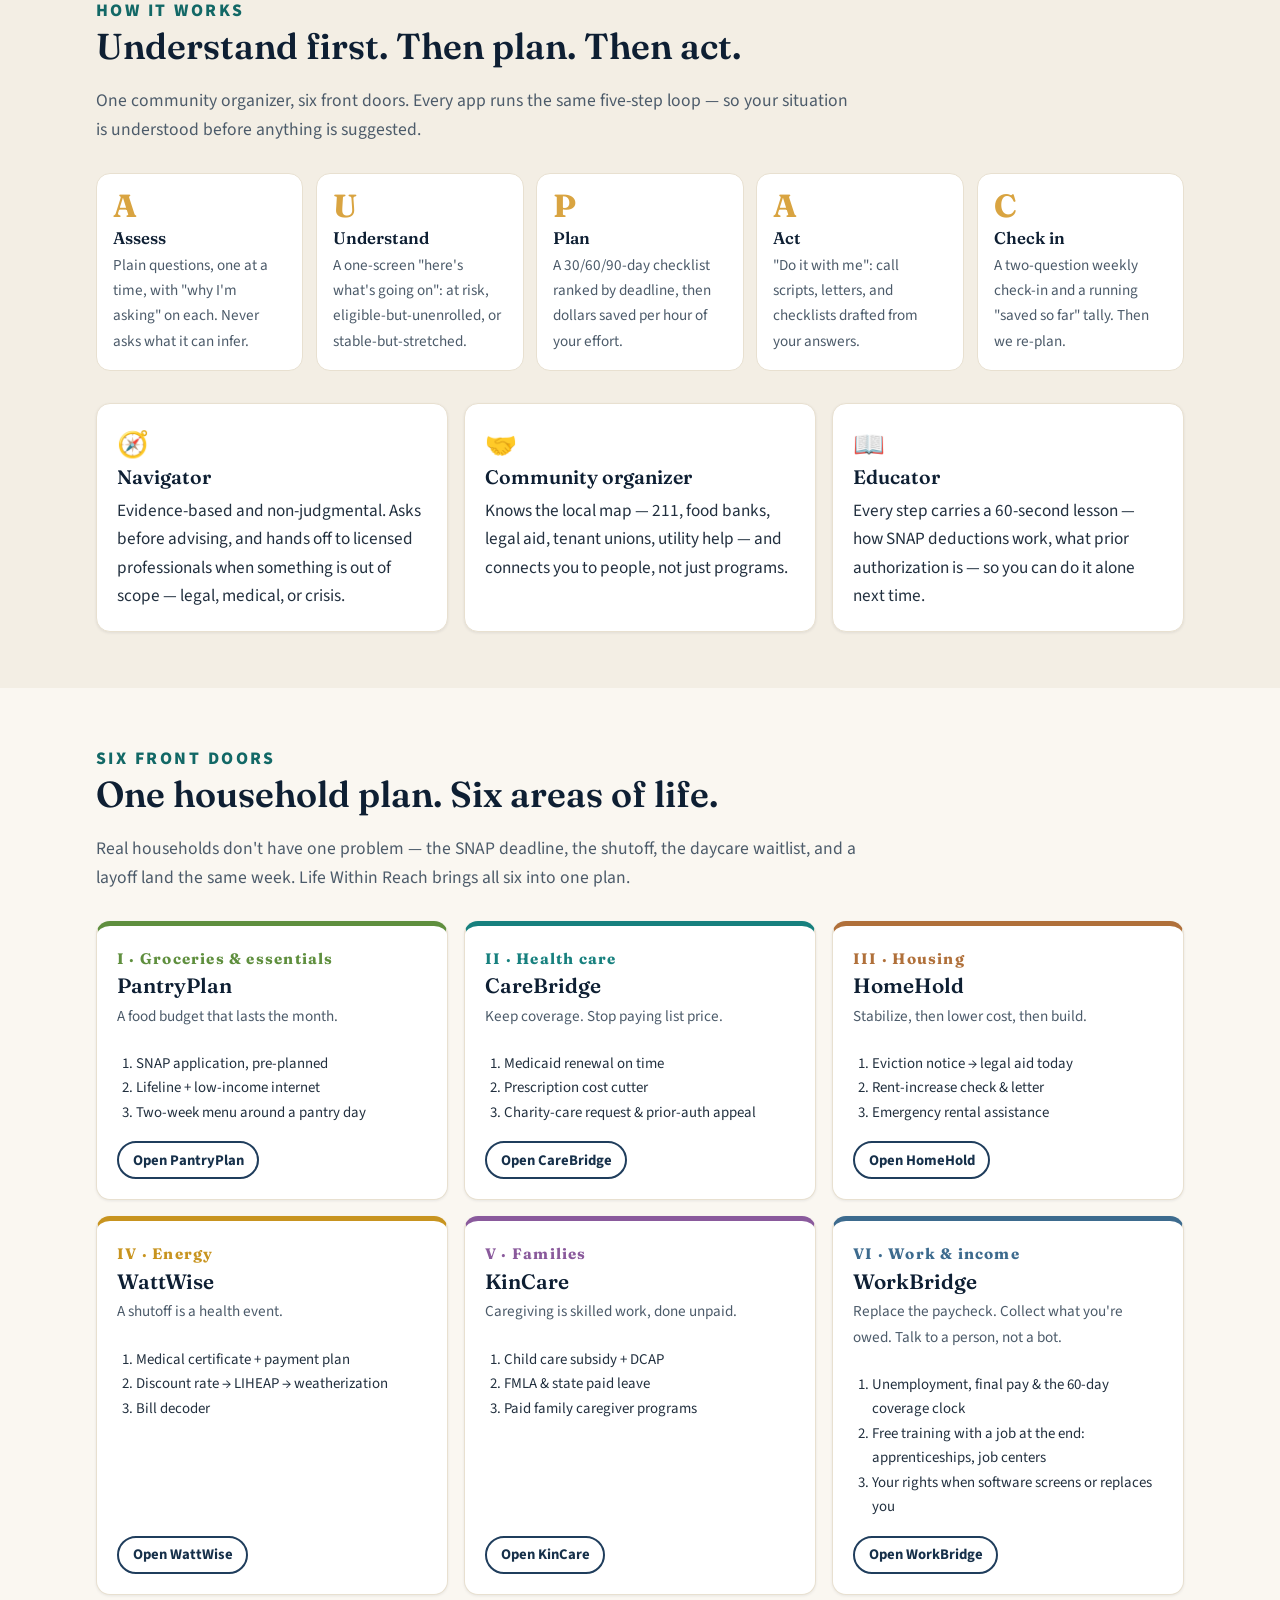
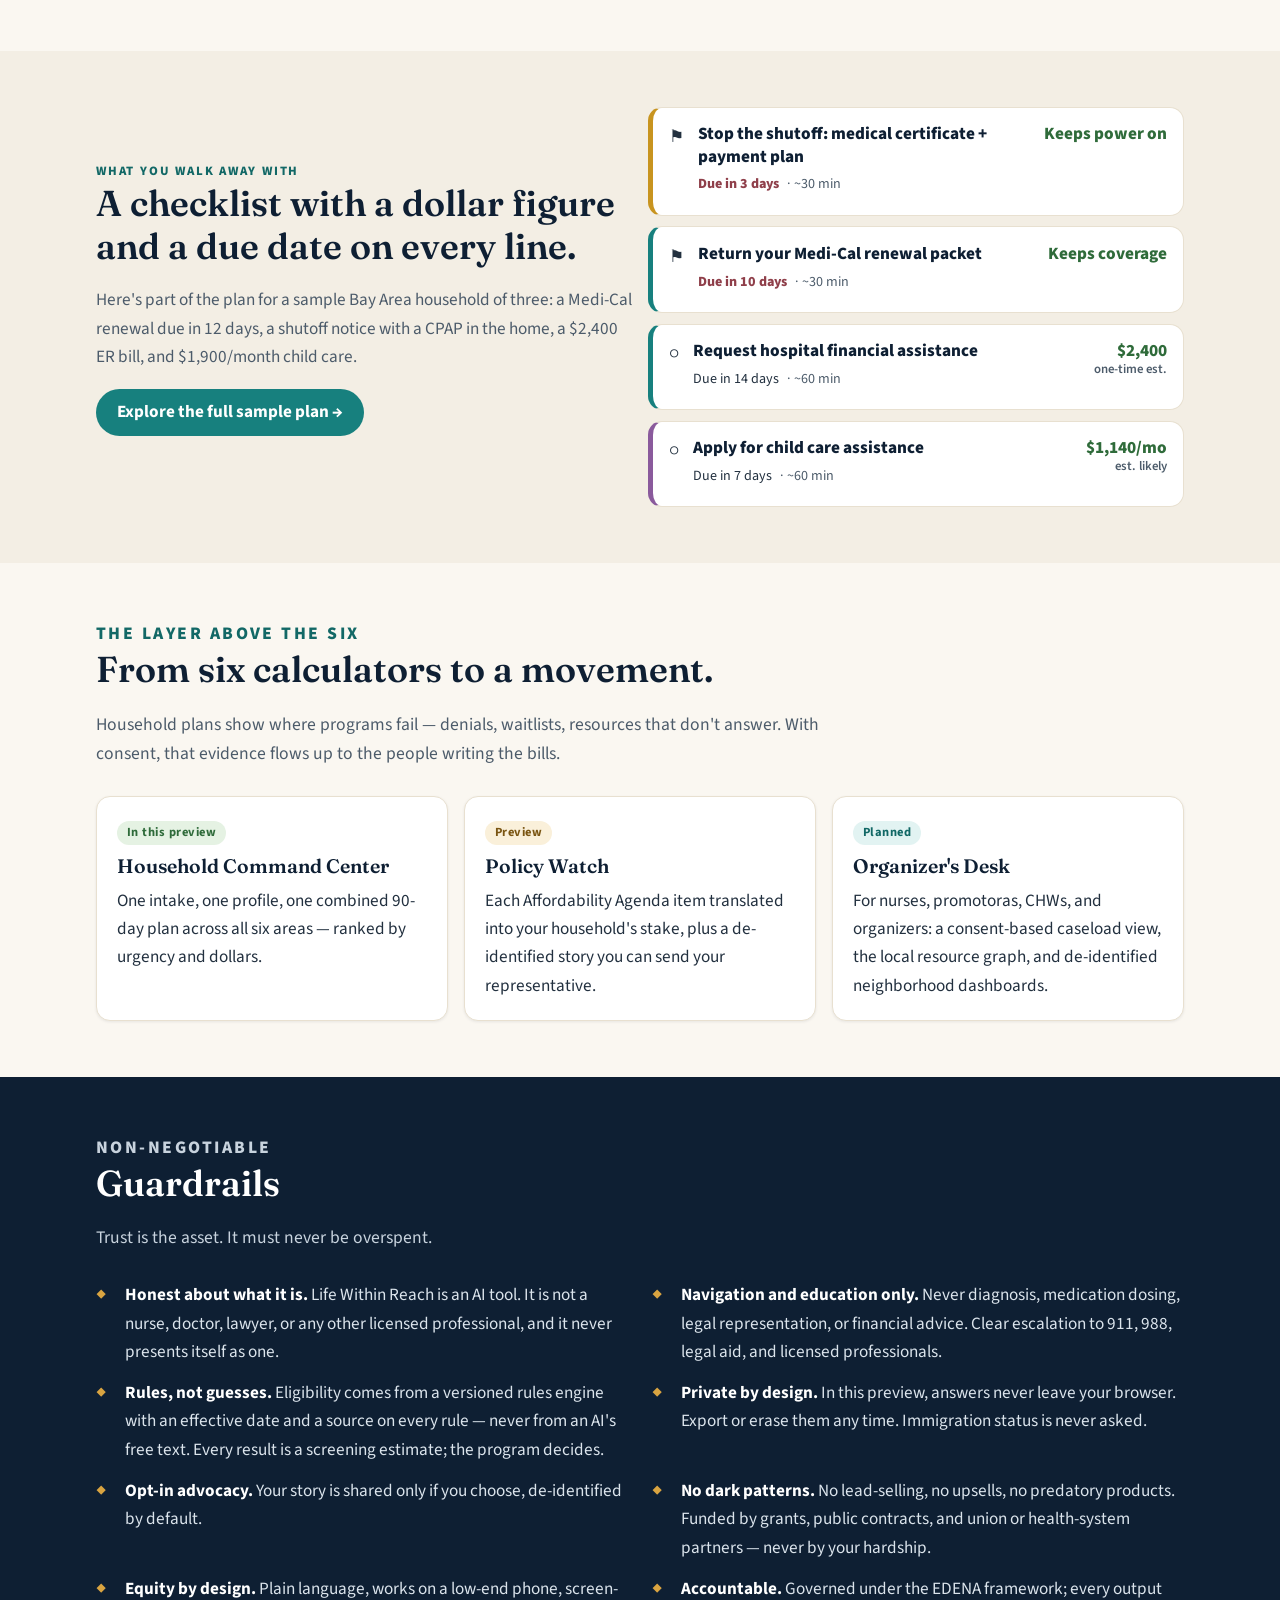
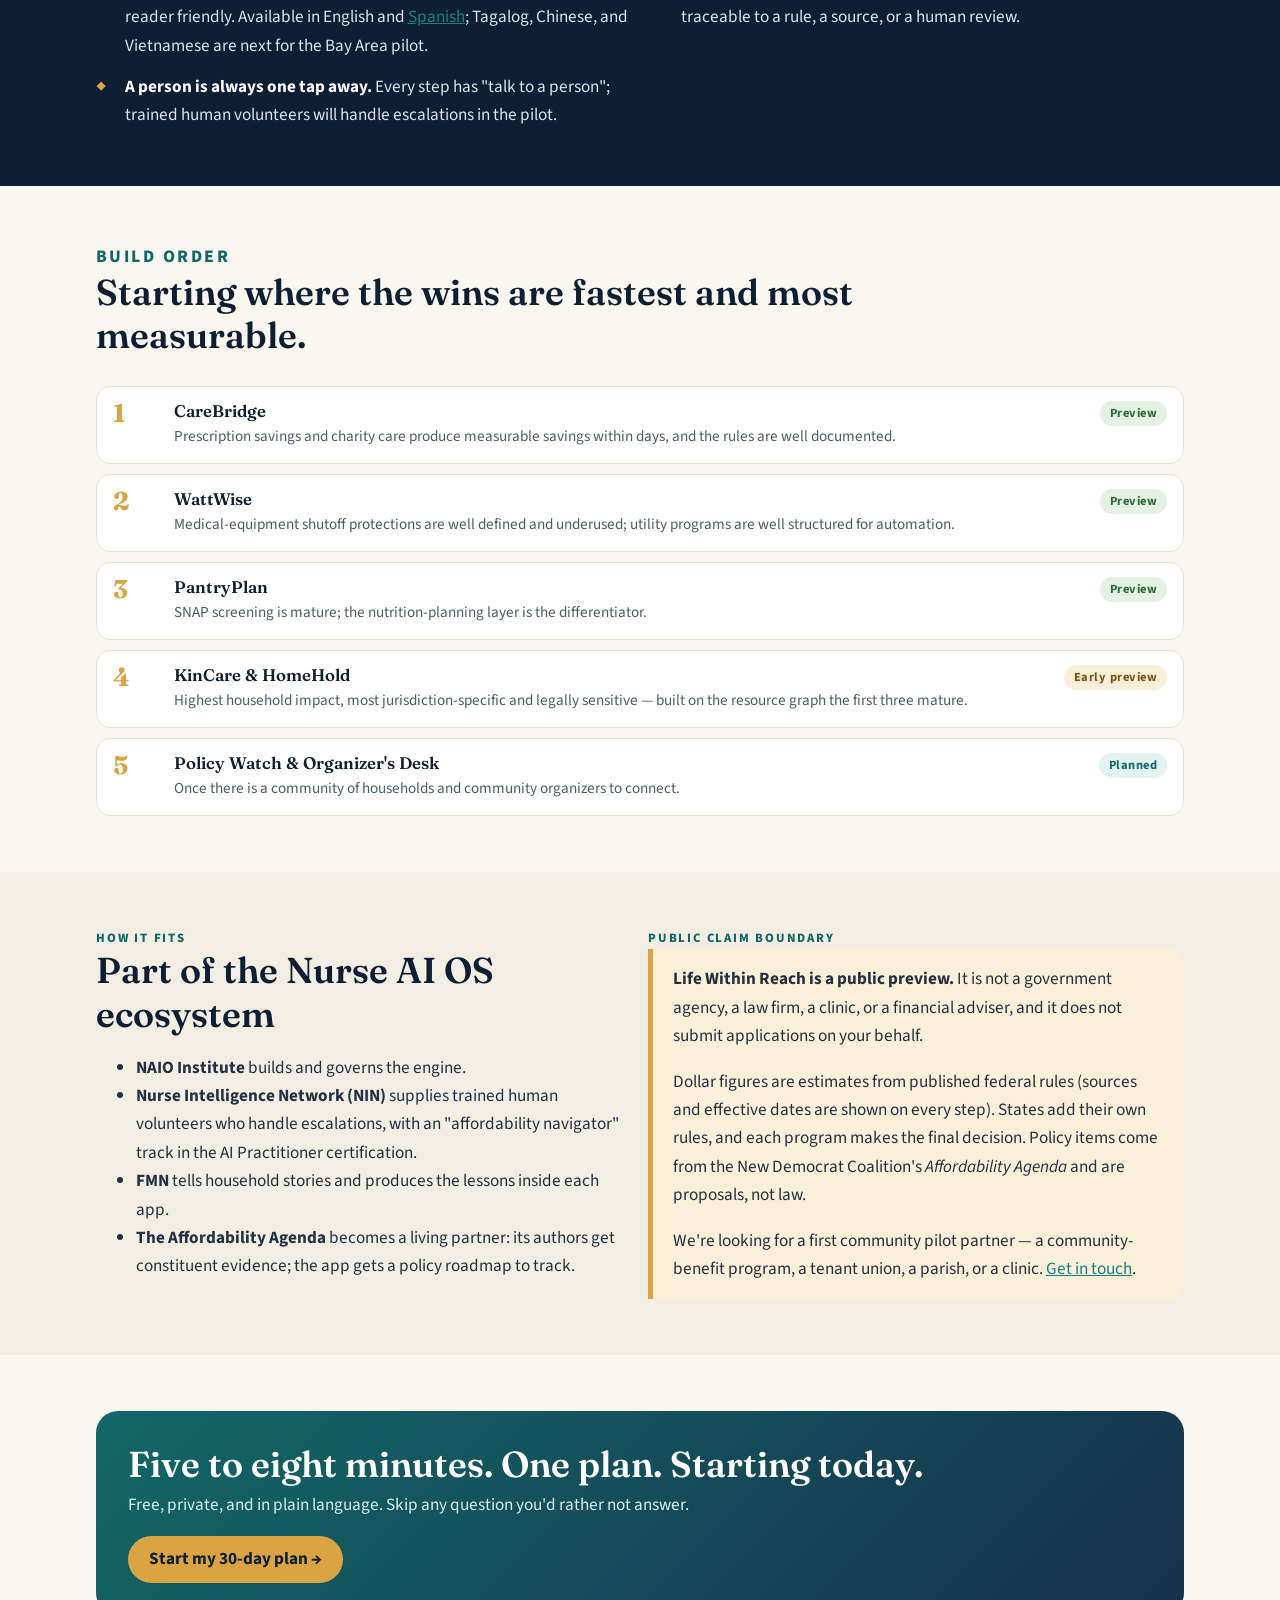
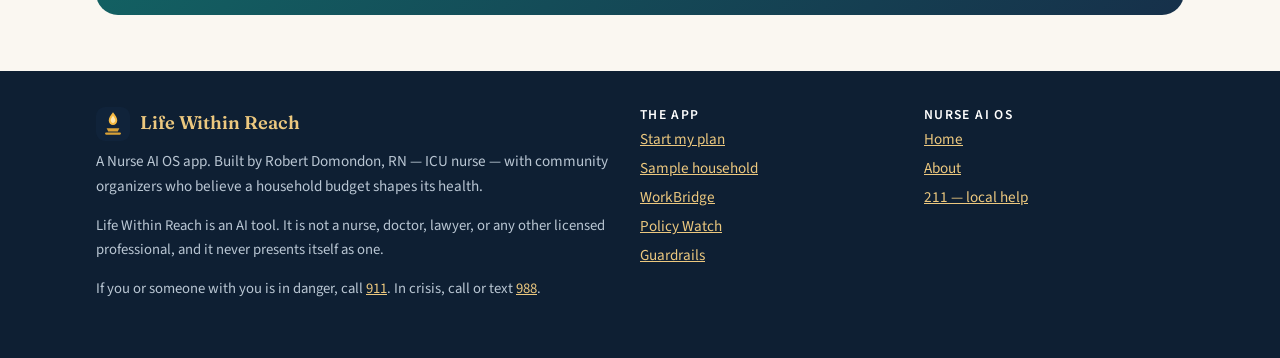
<file: life-within-reach/index.html>
<!DOCTYPE html>
<html lang="en">
<head>
<meta charset="utf-8">
<meta name="viewport" content="width=device-width, initial-scale=1">
<title>Life Within Reach — an AI community organizer for the bills that can't wait | Nurse AI OS</title>
<meta name="description" content="Life Within Reach is an AI community organizer in your browser: a private 30/60/90-day plan for groceries, health care, housing, energy, and family-care costs.">
<link rel="canonical" href="https://nurse-ai-os.org/life-within-reach/">
<link rel="alternate" hreflang="en" href="https://nurse-ai-os.org/life-within-reach/">
<link rel="alternate" hreflang="es" href="https://nurse-ai-os.org/life-within-reach/es/">
<meta property="og:title" content="Life Within Reach — Nurse AI OS">
<meta property="og:description" content="The policy fight is about the next 30 years. Your household needs the next 30 days. An AI community organizer in your browser for food, health, housing, energy, and family-care costs.">
<meta property="og:type" content="website">
<meta property="og:url" content="https://nurse-ai-os.org/life-within-reach/">
<link rel="icon" href="assets/favicon-lamp.svg" type="image/svg+xml">
<link rel="preconnect" href="https://fonts.googleapis.com">
<link rel="preconnect" href="https://fonts.gstatic.com" crossorigin>
<link href="https://fonts.googleapis.com/css2?family=Fraunces:ital,opsz,wght@0,9..144,400;0,9..144,600;0,9..144,700;1,9..144,600&amp;family=Source+Sans+3:wght@400;600;700;800&amp;display=swap" rel="stylesheet">
<link rel="stylesheet" href="assets/lwr.css">
<script type="application/ld+json">
{
  "@context": "https://schema.org",
  "@type": "WebApplication",
  "name": "Life Within Reach",
  "url": "https://nurse-ai-os.org/life-within-reach/",
  "applicationCategory": "LifestyleApplication",
  "operatingSystem": "Any (web browser)",
  "isAccessibleForFree": true,
  "description": "An AI community organizer in your browser that triages, plans, teaches, and connects households to help with groceries, health care, housing, energy, and family-care costs.",
  "publisher": { "@type": "Organization", "name": "Nurse AI OS", "url": "https://nurse-ai-os.org/" },
  "author": { "@type": "Person", "name": "Robert Domondon", "url": "https://nurse-ai-os.org/about.html" }
}
</script>
</head>
<body>
<a class="skip-link" href="#main">Skip to main content</a>

<header class="lwr-header">
  <nav class="nav-bar" aria-label="Main">
    <a class="brand" href="./">
      <img src="assets/favicon-lamp.svg" alt="" width="34" height="34">
      <span>Life Within Reach<small>by Nurse AI OS</small></span>
    </a>
    <ul class="nav-links">
      <li class="hide-sm"><a href="#how">How it works</a></li>
      <li class="hide-sm"><a href="#apps">The six apps</a></li>
      <li class="hide-sm"><a href="#guardrails">Guardrails</a></li>
      <li><a href="https://nurse-ai-os.org/">Nurse AI OS</a></li>
      <li><a href="es/" lang="es" hreflang="es">Español</a></li>
      <li><a class="btn btn-gold btn-small" href="app/?lang=en">Start my plan</a></li>
    </ul>
  </nav>
</header>

<main id="main">

  <!-- Hero -->
  <section class="hero">
    <div class="container">
      <p class="eyebrow">Nurse AI OS · Affordability</p>
      <h1>Life, <em>within reach</em> — starting this month.</h1>
      <p class="lead">The policy fight over groceries, health care, housing, energy, and child care is about the next 30 years. Your household needs the next 30 days. Life Within Reach is an AI community organizer in your browser. It walks through your actual situation with you and builds a plan you can start today — then connects you with real people when you need one.</p>
      <div class="hero-actions">
        <a class="btn btn-gold" href="app/?lang=en">Start my 30-day plan →</a>
        <a class="btn btn-ghost-light" href="app/?lang=en&amp;sample=1">See a sample household</a>
      </div>
      <p class="small" style="color:#c8d3de;margin:0 0 .8rem">An AI tool — not a nurse, doctor, lawyer, or other licensed professional.</p>
      <ul class="trust-row" aria-label="Commitments">
        <li>Free</li>
        <li>No account</li>
        <li>Answers stay on your device</li>
        <li>Never asks immigration status</li>
        <li>5–8 minutes</li>
      </ul>
    </div>
  </section>

  <!-- The gap -->
  <section class="section">
    <div class="container">
      <div class="section-head">
        <p class="eyebrow dark">The gap</p>
        <h2>The promise is legislative. The bill is due Friday.</h2>
        <p>Help exists — scattered across .gov sites, hold queues, and 211 lines. What's missing is a trusted person who puts it together for <em>your</em> household and walks you through it.</p>
      </div>
      <div class="gap-compare">
        <div class="card">
          <h3>What the policy would fix <span class="chip">long-term</span></h3>
          <ul class="gap-list">
            <li><strong>Groceries</strong>Tariff rollback, SNAP restoration, a broadband discount</li>
            <li><strong>Health care</strong>Drug-cost caps, PBM transparency, ACA credits, prior-auth reform</li>
            <li><strong>Housing</strong>4 million new homes, LIHTC, ADU financing</li>
            <li><strong>Energy</strong>Fair grid-cost allocation, LIHEAP investment</li>
            <li><strong>Families</strong>National paid leave, CTC/CDCTC expansion, caregiver support</li>
          </ul>
        </div>
        <div class="card" style="border-color:var(--gold-300)">
          <h3>What your household needs <span class="chip gold">next 30 days</span></h3>
          <ul class="gap-list">
            <li><strong>Groceries</strong>A food budget that holds, SNAP/WIC enrolled, the internet bill cut</li>
            <li><strong>Health care</strong>Coverage kept, prescriptions affordable, a bill negotiated, a denial appealed</li>
            <li><strong>Housing</strong>Rent stabilized, eviction avoided, emergency assistance filed</li>
            <li><strong>Energy</strong>Shutoff prevented, discount rate and LIHEAP enrolled</li>
            <li><strong>Families</strong>Child care found and subsidized, leave protected, caregiver supported</li>
          </ul>
        </div>
      </div>
    </div>
  </section>

  <!-- How it works -->
  <section class="section section-alt" id="how">
    <div class="container">
      <div class="section-head">
        <p class="eyebrow dark">How it works</p>
        <h2>Understand first. Then plan. Then act.</h2>
        <p>One community organizer, six front doors. Every app runs the same five-step loop — so your situation is understood before anything is suggested.</p>
      </div>
      <ol class="adpie">
        <li><div class="letter">A</div><h3>Assess</h3><p>Plain questions, one at a time, with "why I'm asking" on each. Never asks what it can infer.</p></li>
        <li><div class="letter">U</div><h3>Understand</h3><p>A one-screen "here's what's going on": at risk, eligible-but-unenrolled, or stable-but-stretched.</p></li>
        <li><div class="letter">P</div><h3>Plan</h3><p>A 30/60/90-day checklist ranked by deadline, then dollars saved per hour of your effort.</p></li>
        <li><div class="letter">A</div><h3>Act</h3><p>"Do it with me": call scripts, letters, and checklists drafted from your answers.</p></li>
        <li><div class="letter">C</div><h3>Check in</h3><p>A two-question weekly check-in and a running "saved so far" tally. Then we re-plan.</p></li>
      </ol>

      <div class="traits" style="margin-top:2rem">
        <div class="card"><div class="trait-icon" aria-hidden="true">🧭</div><h3>Navigator</h3><p>Evidence-based and non-judgmental. Asks before advising, and hands off to licensed professionals when something is out of scope — legal, medical, or crisis.</p></div>
        <div class="card"><div class="trait-icon" aria-hidden="true">🤝</div><h3>Community organizer</h3><p>Knows the local map — 211, food banks, legal aid, tenant unions, utility help — and connects you to people, not just programs.</p></div>
        <div class="card"><div class="trait-icon" aria-hidden="true">📖</div><h3>Educator</h3><p>Every step carries a 60-second lesson — how SNAP deductions work, what prior authorization is — so you can do it alone next time.</p></div>
      </div>
    </div>
  </section>

  <!-- Six apps -->
  <section class="section" id="apps">
    <div class="container">
      <div class="section-head">
        <p class="eyebrow dark">Six front doors</p>
        <h2>One household plan. Six areas of life.</h2>
        <p>Real households don't have one problem — the SNAP deadline, the shutoff, the daycare waitlist, and a layoff land the same week. Life Within Reach brings all six into one plan.</p>
      </div>
      <div class="grid grid-6">
        <article class="card pillar-card" style="--accent:var(--p-food)">
          <span class="roman">I · Groceries &amp; essentials</span>
          <h3>PantryPlan</h3>
          <p class="need">A food budget that lasts the month.</p>
          <ol><li>SNAP application, pre-planned</li><li>Lifeline + low-income internet</li><li>Two-week menu around a pantry day</li></ol>
          <a class="btn btn-ghost btn-small" href="app/?lang=en#food">Open PantryPlan</a>
        </article>
        <article class="card pillar-card" style="--accent:var(--p-health)">
          <span class="roman">II · Health care</span>
          <h3>CareBridge</h3>
          <p class="need">Keep coverage. Stop paying list price.</p>
          <ol><li>Medicaid renewal on time</li><li>Prescription cost cutter</li><li>Charity-care request &amp; prior-auth appeal</li></ol>
          <a class="btn btn-ghost btn-small" href="app/?lang=en#health">Open CareBridge</a>
        </article>
        <article class="card pillar-card" style="--accent:var(--p-home)">
          <span class="roman">III · Housing</span>
          <h3>HomeHold</h3>
          <p class="need">Stabilize, then lower cost, then build.</p>
          <ol><li>Eviction notice → legal aid today</li><li>Rent-increase check &amp; letter</li><li>Emergency rental assistance</li></ol>
          <a class="btn btn-ghost btn-small" href="app/?lang=en#housing">Open HomeHold</a>
        </article>
        <article class="card pillar-card" style="--accent:var(--p-energy)">
          <span class="roman">IV · Energy</span>
          <h3>WattWise</h3>
          <p class="need">A shutoff is a health event.</p>
          <ol><li>Medical certificate + payment plan</li><li>Discount rate → LIHEAP → weatherization</li><li>Bill decoder</li></ol>
          <a class="btn btn-ghost btn-small" href="app/?lang=en#energy">Open WattWise</a>
        </article>
        <article class="card pillar-card" style="--accent:var(--p-family)">
          <span class="roman">V · Families</span>
          <h3>KinCare</h3>
          <p class="need">Caregiving is skilled work, done unpaid.</p>
          <ol><li>Child care subsidy + DCAP</li><li>FMLA &amp; state paid leave</li><li>Paid family caregiver programs</li></ol>
          <a class="btn btn-ghost btn-small" href="app/?lang=en#family">Open KinCare</a>
        </article>
        <article class="card pillar-card" style="--accent:var(--p-work)">
          <span class="roman">VI · Work &amp; income</span>
          <h3>WorkBridge</h3>
          <p class="need">Replace the paycheck. Collect what you're owed. Talk to a person, not a bot.</p>
          <ol><li>Unemployment, final pay &amp; the 60-day coverage clock</li><li>Free training with a job at the end: apprenticeships, job centers</li><li>Your rights when software screens or replaces you</li></ol>
          <a class="btn btn-ghost btn-small" href="app/?lang=en#work">Open WorkBridge</a>
        </article>
      </div>
    </div>
  </section>

  <!-- Sample plan -->
  <section class="section section-alt">
    <div class="container">
      <div class="grid grid-2" style="align-items:center">
        <div>
          <p class="eyebrow dark">What you walk away with</p>
          <h2>A checklist with a dollar figure and a due date on every line.</h2>
          <p class="muted">Here's part of the plan for a sample Bay Area household of three: a Medi-Cal renewal due in 12 days, a shutoff notice with a CPAP in the home, a $2,400 ER bill, and $1,900/month child care.</p>
          <p><a class="btn btn-teal" href="app/?lang=en&amp;sample=1">Explore the full sample plan →</a></p>
        </div>
        <ol class="task-list" aria-label="Sample plan excerpt">
          <li class="task" style="--accent:var(--p-energy)"><span aria-hidden="true">⚑</span><div><div class="task-title">Stop the shutoff: medical certificate + payment plan</div><div class="task-meta"><span class="urgent">Due in 3 days</span><span class="muted">· ~30 min</span></div></div><div class="task-value">Keeps power on</div></li>
          <li class="task" style="--accent:var(--p-health)"><span aria-hidden="true">⚑</span><div><div class="task-title">Return your Medi-Cal renewal packet</div><div class="task-meta"><span class="urgent">Due in 10 days</span><span class="muted">· ~30 min</span></div></div><div class="task-value">Keeps coverage</div></li>
          <li class="task" style="--accent:var(--p-health)"><span aria-hidden="true">○</span><div><div class="task-title">Request hospital financial assistance</div><div class="task-meta"><span>Due in 14 days</span><span class="muted">· ~60 min</span></div></div><div class="task-value">$2,400<small>one-time est.</small></div></li>
          <li class="task" style="--accent:var(--p-family)"><span aria-hidden="true">○</span><div><div class="task-title">Apply for child care assistance</div><div class="task-meta"><span>Due in 7 days</span><span class="muted">· ~60 min</span></div></div><div class="task-value">$1,140/mo<small>est. likely</small></div></li>
        </ol>
      </div>
    </div>
  </section>

  <!-- Cross-cutting -->
  <section class="section">
    <div class="container">
      <div class="section-head">
        <p class="eyebrow dark">The layer above the six</p>
        <h2>From six calculators to a movement.</h2>
        <p>Household plans show where programs fail — denials, waitlists, resources that don't answer. With consent, that evidence flows up to the people writing the bills.</p>
      </div>
      <div class="grid grid-3">
        <div class="card"><span class="chip green">In this preview</span><h3 style="margin-top:.6rem">Household Command Center</h3><p>One intake, one profile, one combined 90-day plan across all six areas — ranked by urgency and dollars.</p></div>
        <div class="card"><span class="chip gold">Preview</span><h3 style="margin-top:.6rem">Policy Watch</h3><p>Each Affordability Agenda item translated into your household's stake, plus a de-identified story you can send your representative.</p></div>
        <div class="card"><span class="chip">Planned</span><h3 style="margin-top:.6rem">Organizer's Desk</h3><p>For nurses, promotoras, CHWs, and organizers: a consent-based caseload view, the local resource graph, and de-identified neighborhood dashboards.</p></div>
      </div>
    </div>
  </section>

  <!-- Guardrails -->
  <section class="section section-navy" id="guardrails">
    <div class="container">
      <div class="section-head">
        <p class="eyebrow">Non-negotiable</p>
        <h2>Guardrails</h2>
        <p>Trust is the asset. It must never be overspent.</p>
      </div>
      <ul class="guardrails">
        <li><strong>Honest about what it is.</strong> Life Within Reach is an AI tool. It is not a nurse, doctor, lawyer, or any other licensed professional, and it never presents itself as one.</li>
        <li><strong>Navigation and education only.</strong> Never diagnosis, medication dosing, legal representation, or financial advice. Clear escalation to 911, 988, legal aid, and licensed professionals.</li>
        <li><strong>Rules, not guesses.</strong> Eligibility comes from a versioned rules engine with an effective date and a source on every rule — never from an AI's free text. Every result is a screening estimate; the program decides.</li>
        <li><strong>Private by design.</strong> In this preview, answers never leave your browser. Export or erase them any time. Immigration status is never asked.</li>
        <li><strong>Opt-in advocacy.</strong> Your story is shared only if you choose, de-identified by default.</li>
        <li><strong>No dark patterns.</strong> No lead-selling, no upsells, no predatory products. Funded by grants, public contracts, and union or health-system partners — never by your hardship.</li>
        <li><strong>Equity by design.</strong> Plain language, works on a low-end phone, screen-reader friendly. Available in English and <a href="es/" lang="es">Spanish</a>; Tagalog, Chinese, and Vietnamese are next for the Bay Area pilot.</li>
        <li><strong>Accountable.</strong> Governed under the EDENA framework; every output traceable to a rule, a source, or a human review.</li>
        <li><strong>A person is always one tap away.</strong> Every step has "talk to a person"; trained human volunteers will handle escalations in the pilot.</li>
      </ul>
    </div>
  </section>

  <!-- Roadmap -->
  <section class="section">
    <div class="container">
      <div class="section-head">
        <p class="eyebrow dark">Build order</p>
        <h2>Starting where the wins are fastest and most measurable.</h2>
      </div>
      <ol class="roadmap">
        <li><span class="n">1</span><div><h3>CareBridge</h3><p>Prescription savings and charity care produce measurable savings within days, and the rules are well documented.</p></div><span class="chip green">Preview</span></li>
        <li><span class="n">2</span><div><h3>WattWise</h3><p>Medical-equipment shutoff protections are well defined and underused; utility programs are well structured for automation.</p></div><span class="chip green">Preview</span></li>
        <li><span class="n">3</span><div><h3>PantryPlan</h3><p>SNAP screening is mature; the nutrition-planning layer is the differentiator.</p></div><span class="chip green">Preview</span></li>
        <li><span class="n">4</span><div><h3>KinCare &amp; HomeHold</h3><p>Highest household impact, most jurisdiction-specific and legally sensitive — built on the resource graph the first three mature.</p></div><span class="chip gold">Early preview</span></li>
        <li><span class="n">5</span><div><h3>Policy Watch &amp; Organizer's Desk</h3><p>Once there is a community of households and community organizers to connect.</p></div><span class="chip">Planned</span></li>
      </ol>
    </div>
  </section>

  <!-- Ecosystem + boundary -->
  <section class="section section-alt">
    <div class="container">
      <div class="grid grid-2">
        <div>
          <p class="eyebrow dark">How it fits</p>
          <h2>Part of the Nurse AI OS ecosystem</h2>
          <ul>
            <li><strong>NAIO Institute</strong> builds and governs the engine.</li>
            <li><strong>Nurse Intelligence Network (NIN)</strong> supplies trained human volunteers who handle escalations, with an "affordability navigator" track in the AI Practitioner certification.</li>
            <li><strong>FMN</strong> tells household stories and produces the lessons inside each app.</li>
            <li><strong>The Affordability Agenda</strong> becomes a living partner: its authors get constituent evidence; the app gets a policy roadmap to track.</li>
          </ul>
        </div>
        <div>
          <p class="eyebrow dark">Public claim boundary</p>
          <div class="boundary">
            <p><strong>Life Within Reach is a public preview.</strong> It is not a government agency, a law firm, a clinic, or a financial adviser, and it does not submit applications on your behalf.</p>
            <p>Dollar figures are estimates from published federal rules (sources and effective dates are shown on every step). States add their own rules, and each program makes the final decision. Policy items come from the New Democrat Coalition's <em>Affordability Agenda</em> and are proposals, not law.</p>
            <p>We're looking for a first community pilot partner — a community-benefit program, a tenant union, a parish, or a clinic. <a href="mailto:robert@nurse-ai-os.org?subject=Life%20Within%20Reach%20pilot">Get in touch</a>.</p>
          </div>
        </div>
      </div>
    </div>
  </section>

  <section class="section">
    <div class="container">
      <div class="cta-band">
        <div>
          <h2>Five to eight minutes. One plan. Starting today.</h2>
          <p>Free, private, and in plain language. Skip any question you'd rather not answer.</p>
        </div>
        <a class="btn btn-gold" href="app/?lang=en">Start my 30-day plan →</a>
      </div>
    </div>
  </section>
</main>

<footer class="site-footer">
  <div class="container footer-grid">
    <div>
      <p class="brand" style="margin:0 0 .5rem"><img src="assets/favicon-lamp.svg" alt="" width="30" height="30"> Life Within Reach</p>
      <p>A Nurse AI OS app. Built by Robert Domondon, RN — ICU nurse — with community organizers who believe a household budget shapes its health.</p>
      <p class="small">Life Within Reach is an AI tool. It is not a nurse, doctor, lawyer, or any other licensed professional, and it never presents itself as one.</p>
      <p class="small">If you or someone with you is in danger, call <a href="tel:911">911</a>. In crisis, call or text <a href="tel:988">988</a>.</p>
    </div>
    <div>
      <h4>The app</h4>
      <ul>
        <li><a href="app/?lang=en">Start my plan</a></li>
        <li><a href="app/?lang=en&amp;sample=1">Sample household</a></li>
        <li><a href="app/?lang=en#work">WorkBridge</a></li>
        <li><a href="app/?lang=en#policy">Policy Watch</a></li>
        <li><a href="#guardrails">Guardrails</a></li>
      </ul>
    </div>
    <div>
      <h4>Nurse AI OS</h4>
      <ul>
        <li><a href="https://nurse-ai-os.org/">Home</a></li>
        <li><a href="https://nurse-ai-os.org/about.html">About</a></li>
        <li><a href="https://www.211.org" target="_blank" rel="noopener">211 — local help</a></li>
      </ul>
    </div>
  </div>
</footer>
</body>
</html>
</file>
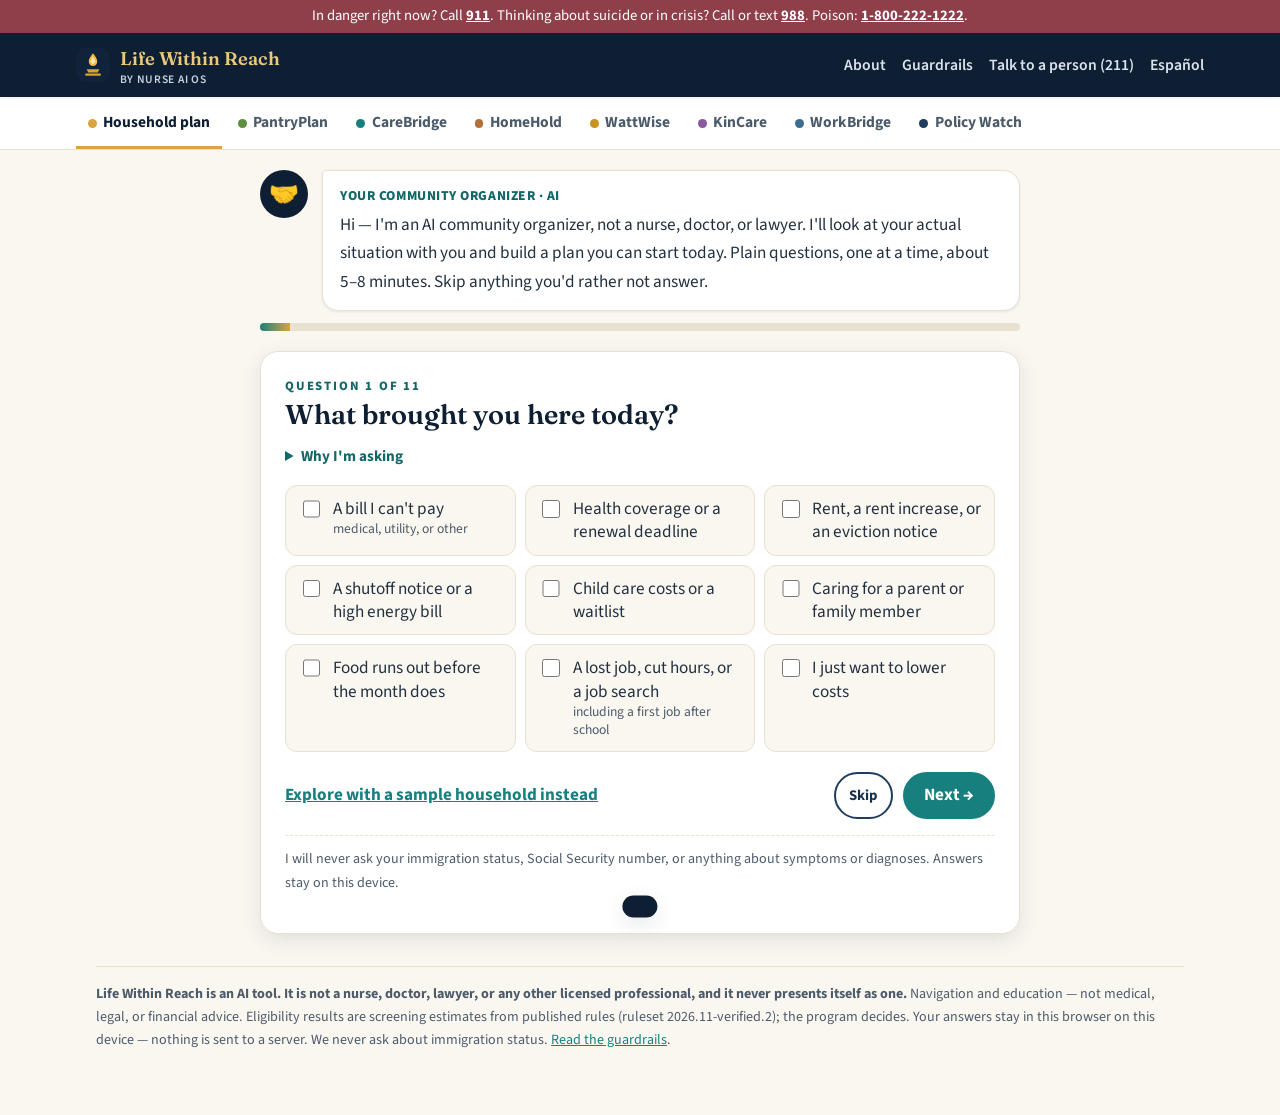
<file: life-within-reach/app/index.html>
<!DOCTYPE html>
<html lang="en">
<head>
<meta charset="utf-8">
<meta name="viewport" content="width=device-width, initial-scale=1">
<title>Household Plan — Life Within Reach | Nurse AI OS</title>
<meta name="description" content="Your AI community organizer for the next 30 days: a private, in-browser plan for food, health care, housing, energy, and family-care costs.">
<meta name="robots" content="noindex">
<link rel="icon" href="../assets/favicon-lamp.svg" type="image/svg+xml">
<link rel="preconnect" href="https://fonts.googleapis.com">
<link rel="preconnect" href="https://fonts.gstatic.com" crossorigin>
<link href="https://fonts.googleapis.com/css2?family=Fraunces:opsz,wght@9..144,400;9..144,600;9..144,700&amp;family=Source+Sans+3:wght@400;600;700;800&amp;display=swap" rel="stylesheet">
<link rel="stylesheet" href="../assets/lwr.css">
</head>
<body class="app-body">
<a class="skip-link" href="#main" data-es="Ir al contenido principal">Skip to main content</a>

<div class="safety-strip" role="note" data-es='¿Está en peligro ahora mismo? Llame al <a href="tel:911">911</a>. ¿Piensa en el suicidio o está en crisis? Llame o envíe un texto al <a href="tel:988">988</a> (oprima 2 para español). Intoxicación o veneno: <a href="tel:18002221222">1-800-222-1222</a>.'>
  In danger right now? Call <a href="tel:911">911</a>. Thinking about suicide or in crisis? Call or text <a href="tel:988">988</a>. Poison: <a href="tel:18002221222">1-800-222-1222</a>.
</div>

<header class="lwr-header" id="siteHeader">
  <nav class="nav-bar" aria-label="Main" data-es-aria="Principal">
    <a class="brand" href="../" id="homeLink">
      <img src="../assets/favicon-lamp.svg" alt="" width="34" height="34">
      <span>Life Within Reach<small data-es="de Nurse AI OS">by Nurse AI OS</small></span>
    </a>
    <ul class="nav-links">
      <li><a href="../" data-es="Acerca de">About</a></li>
      <li class="hide-sm"><a href="../#guardrails" data-es="Protecciones">Guardrails</a></li>
      <li><a href="https://www.211.org" target="_blank" rel="noopener" data-es="Hablar con una persona (211)">Talk to a person (211)</a></li>
      <li><a href="?lang=es" id="langToggle" lang="es" hreflang="es">Español</a></li>
    </ul>
  </nav>
</header>

<div class="app-tabs" id="appTabs">
  <div class="tablist" role="tablist" aria-label="Household plan sections" data-es-aria="Secciones del plan del hogar" id="tablist"></div>
</div>

<main id="main" class="app-main" tabindex="-1">
  <div class="container" id="view" aria-live="polite"></div>
  <div class="container">
    <p class="app-foot" data-es='<strong>Life Within Reach es una herramienta de inteligencia artificial (IA). No es profesional de enfermería, ni médico, ni abogado, ni ningún otro profesional con licencia, y nunca se presenta como tal.</strong> Es orientación y educación, no consejo médico, legal ni financiero. Los resultados de elegibilidad son cálculos aproximados según reglas publicadas (reglas <span id="rulesetVersion"></span>); el programa decide. Sus respuestas se quedan en este navegador, en este aparato: no se envía nada a ningún servidor. Nunca preguntamos por su situación migratoria. <a href="../es/#guardrails">Lea las protecciones</a>.'>
      <strong>Life Within Reach is an AI tool. It is not a nurse, doctor, lawyer, or any other licensed professional, and it never presents itself as one.</strong>
      Navigation and education — not medical, legal, or financial advice.
      Eligibility results are screening estimates from published rules (ruleset <span id="rulesetVersion"></span>); the program decides.
      Your answers stay in this browser on this device — nothing is sent to a server. We never ask about immigration status.
      <a href="../#guardrails">Read the guardrails</a>.
    </p>
  </div>
</main>

<dialog id="taskDialog" aria-labelledby="dlgTitle">
  <div class="dlg-head">
    <div>
      <p class="eyebrow" id="dlgEyebrow">&nbsp;</p>
      <h2 id="dlgTitle">&nbsp;</h2>
    </div>
    <button class="dlg-close" type="button" aria-label="Close" data-es-aria="Cerrar" data-close>×</button>
  </div>
  <div class="dlg-body" id="dlgBody"></div>
</dialog>

<div class="toast" id="toast" role="status" aria-live="polite"></div>

<script src="../assets/rules.js"></script>
<script src="../assets/app.js"></script>
</body>
</html>
</file>
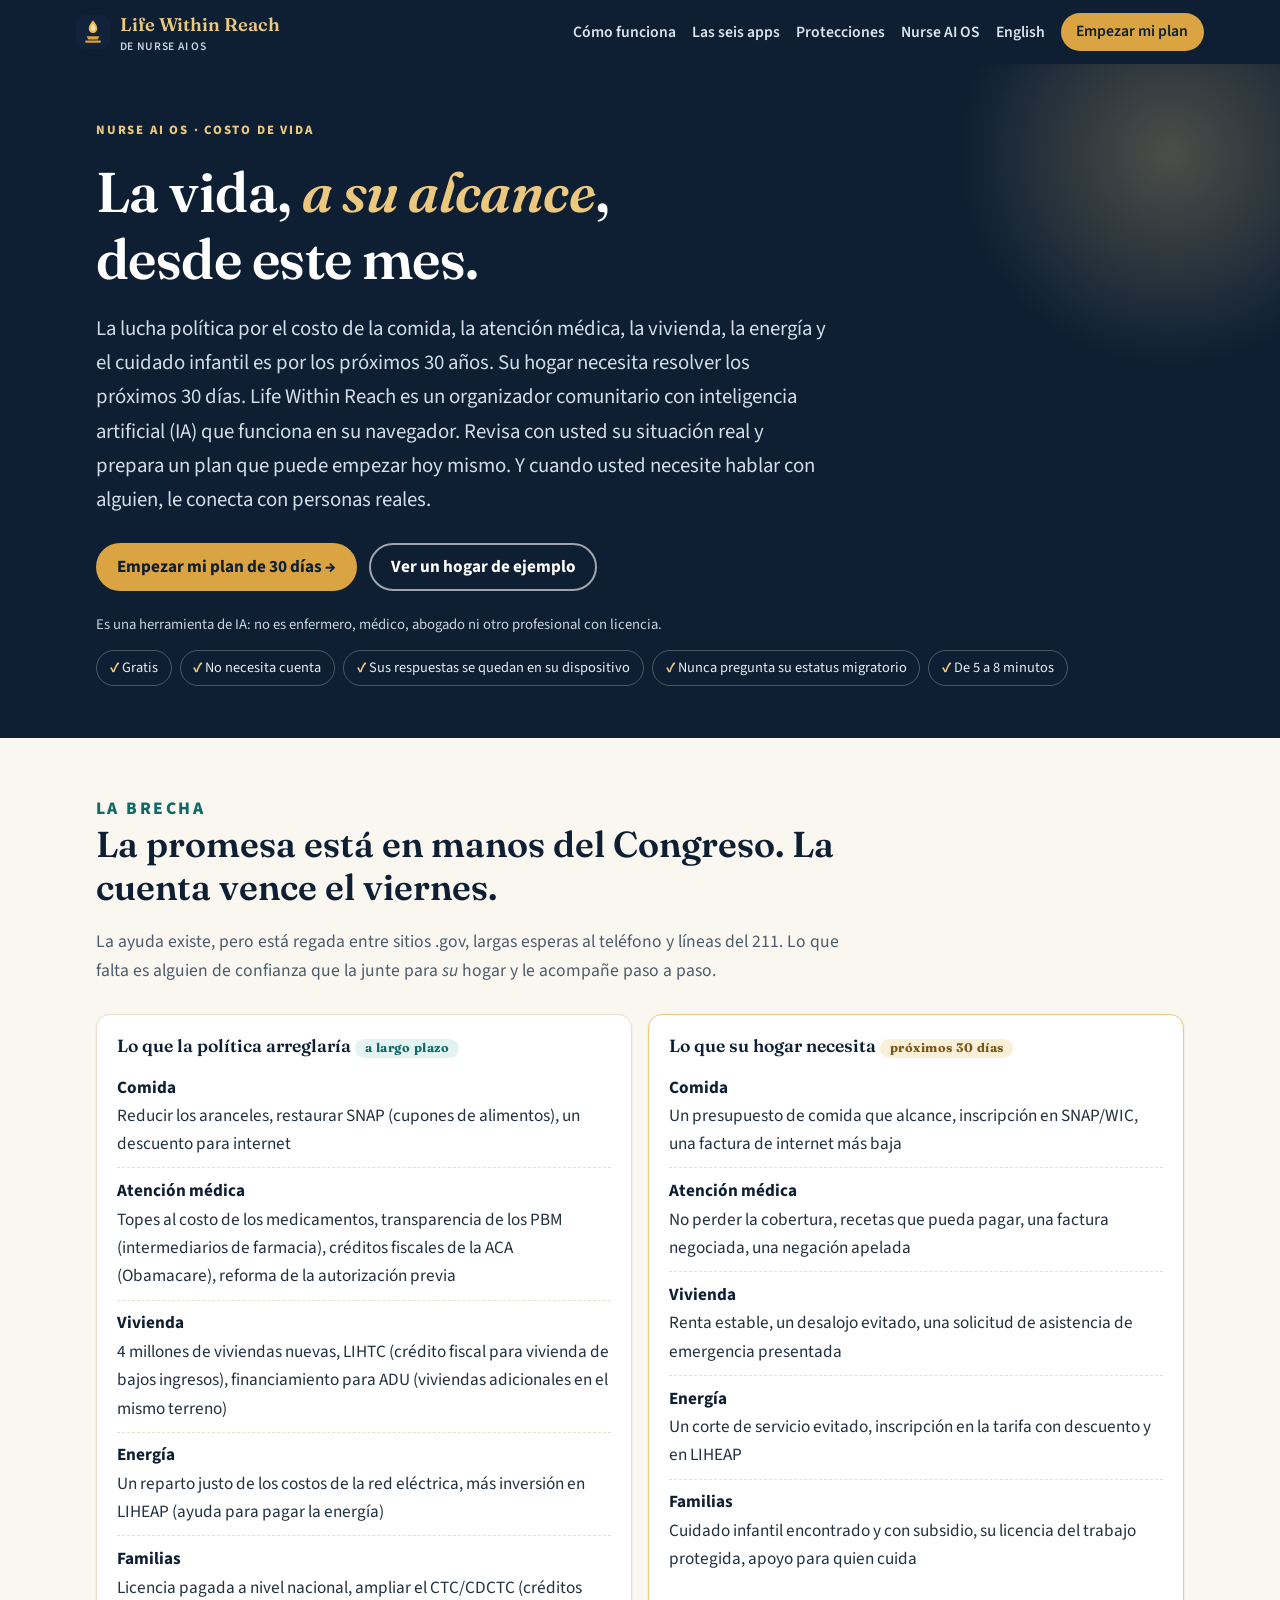
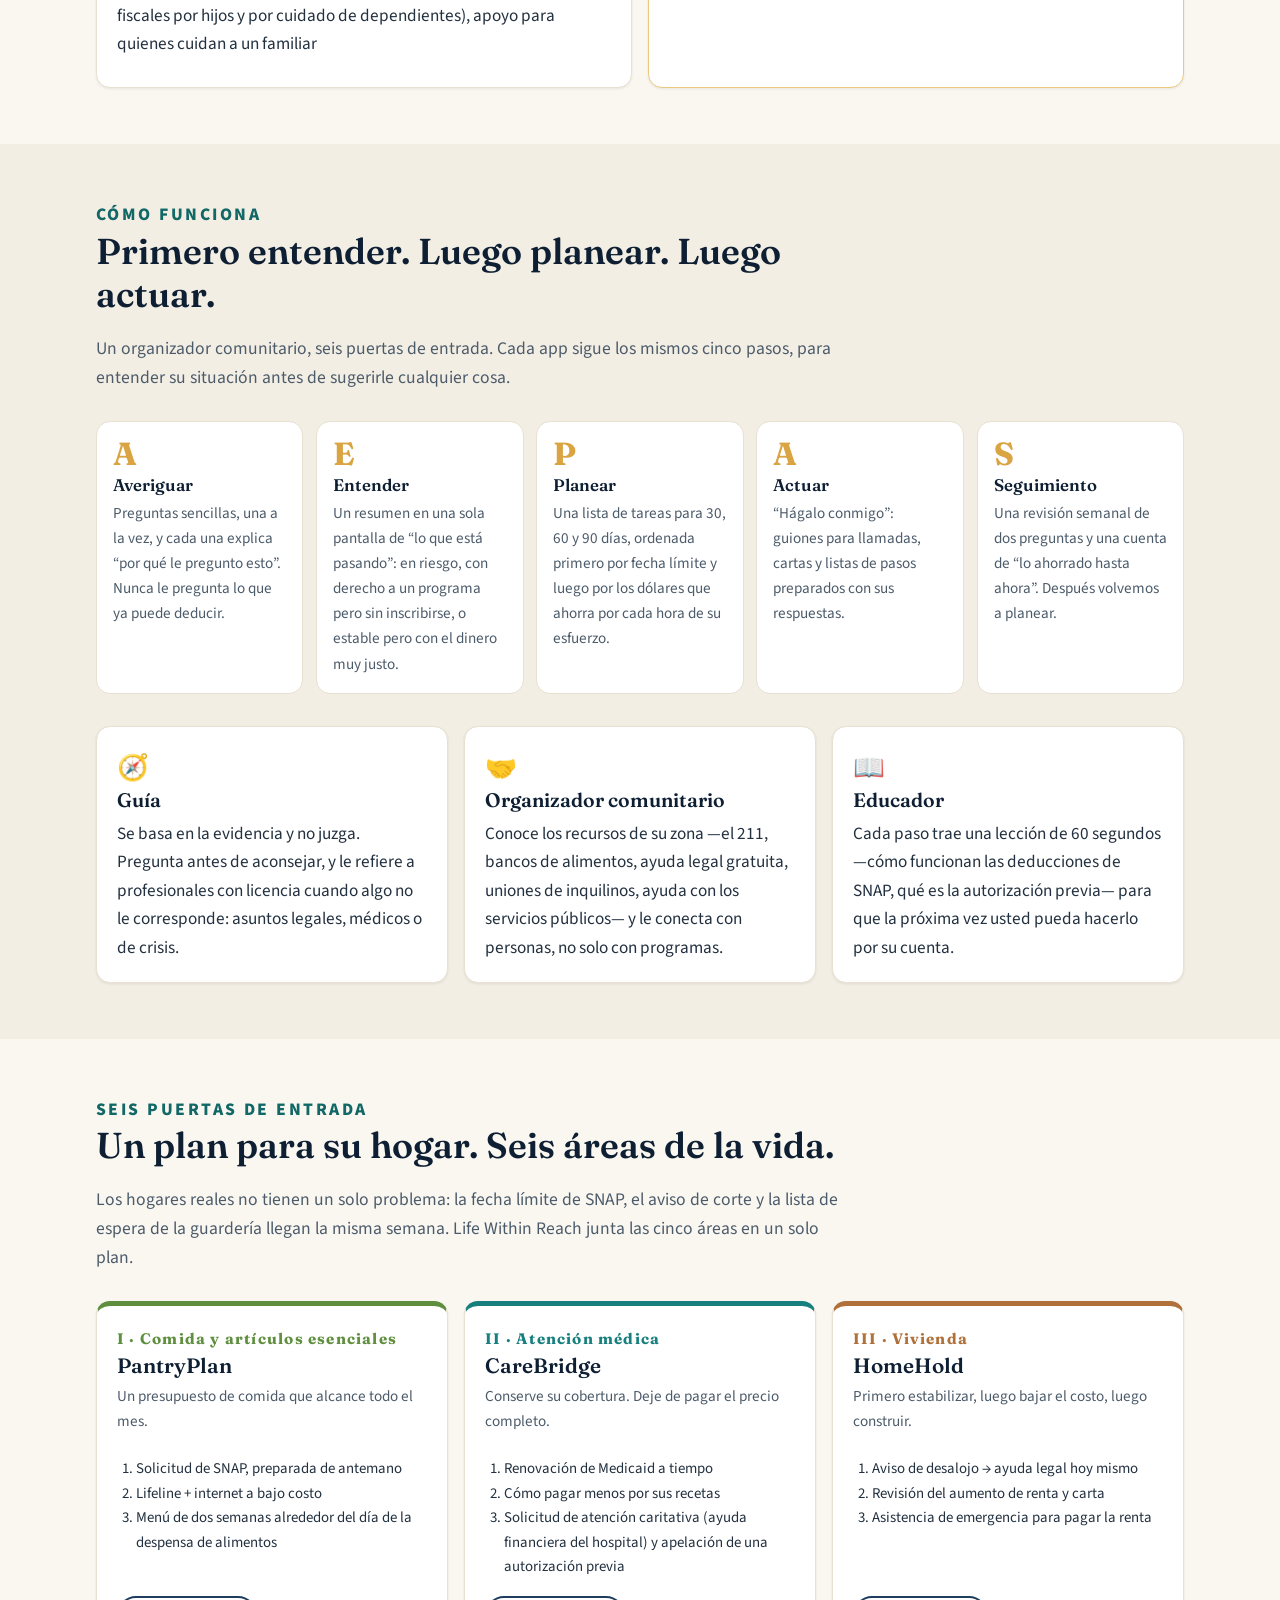
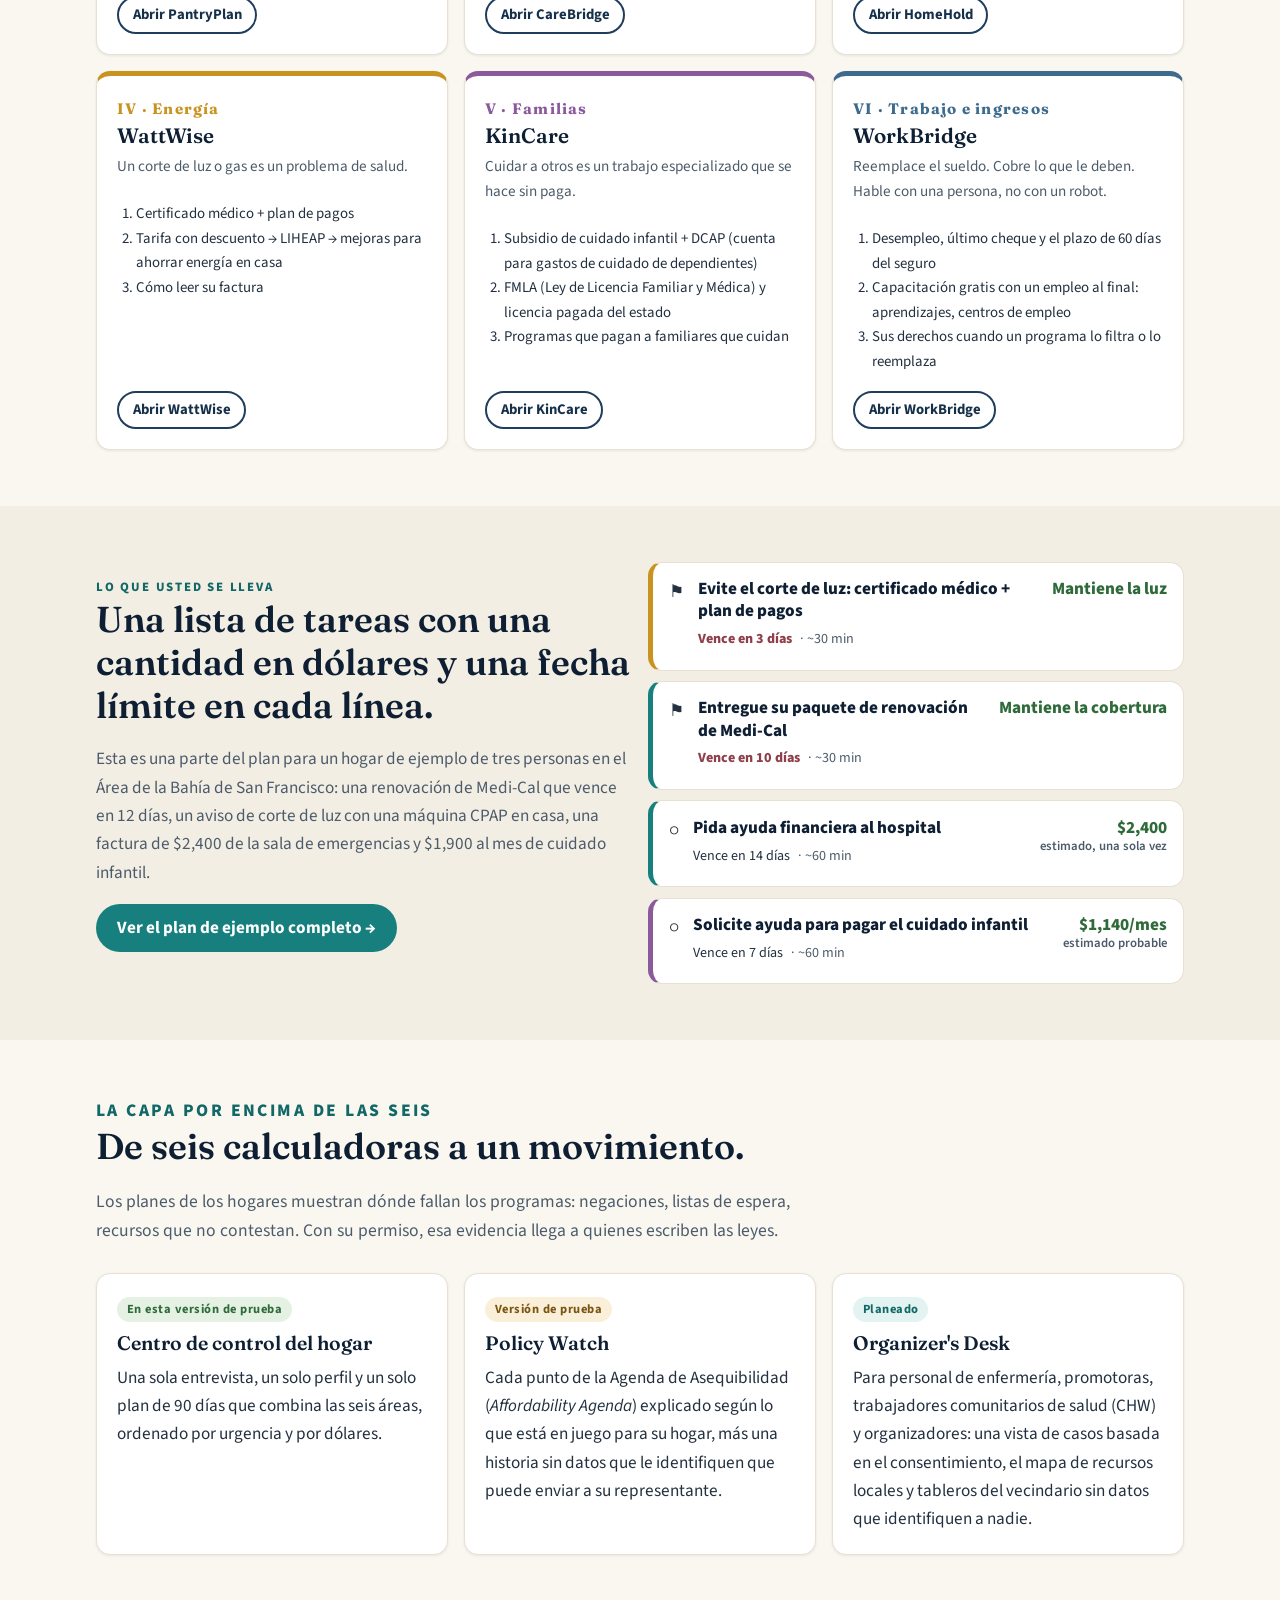
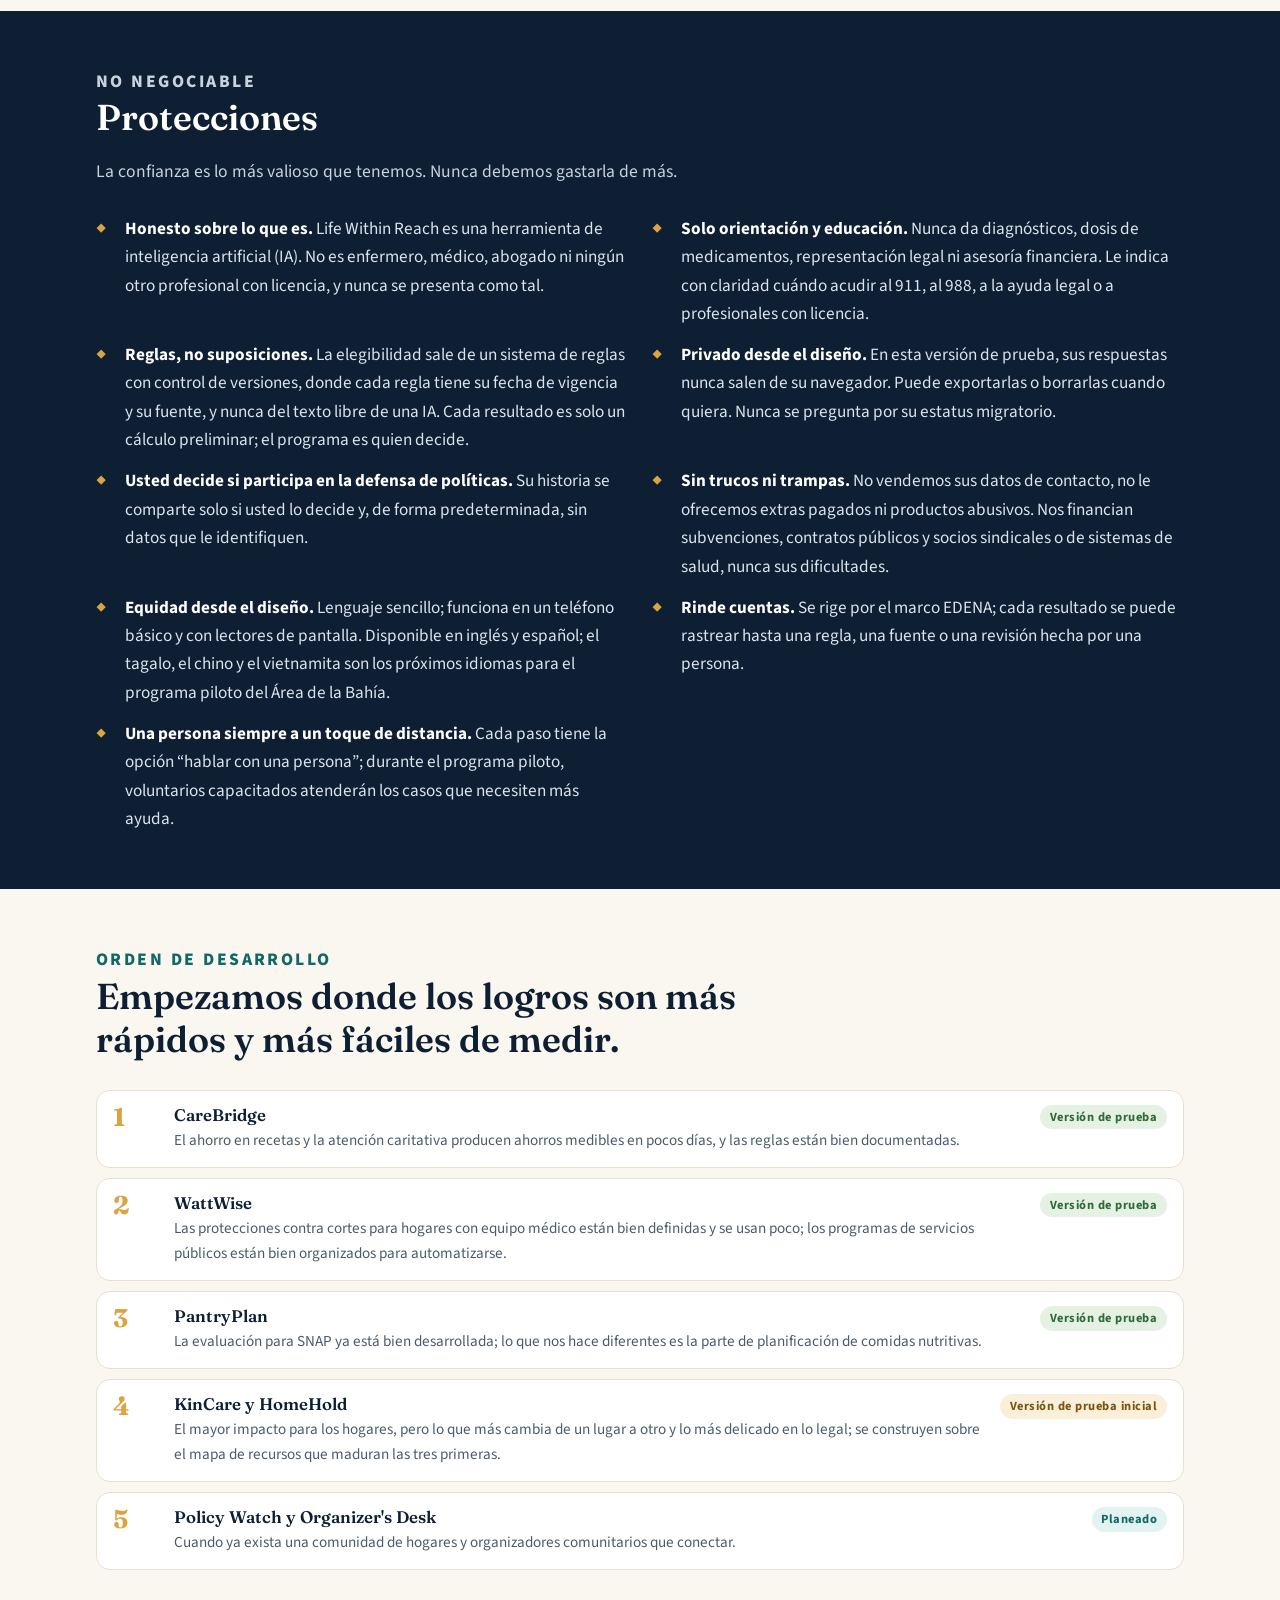
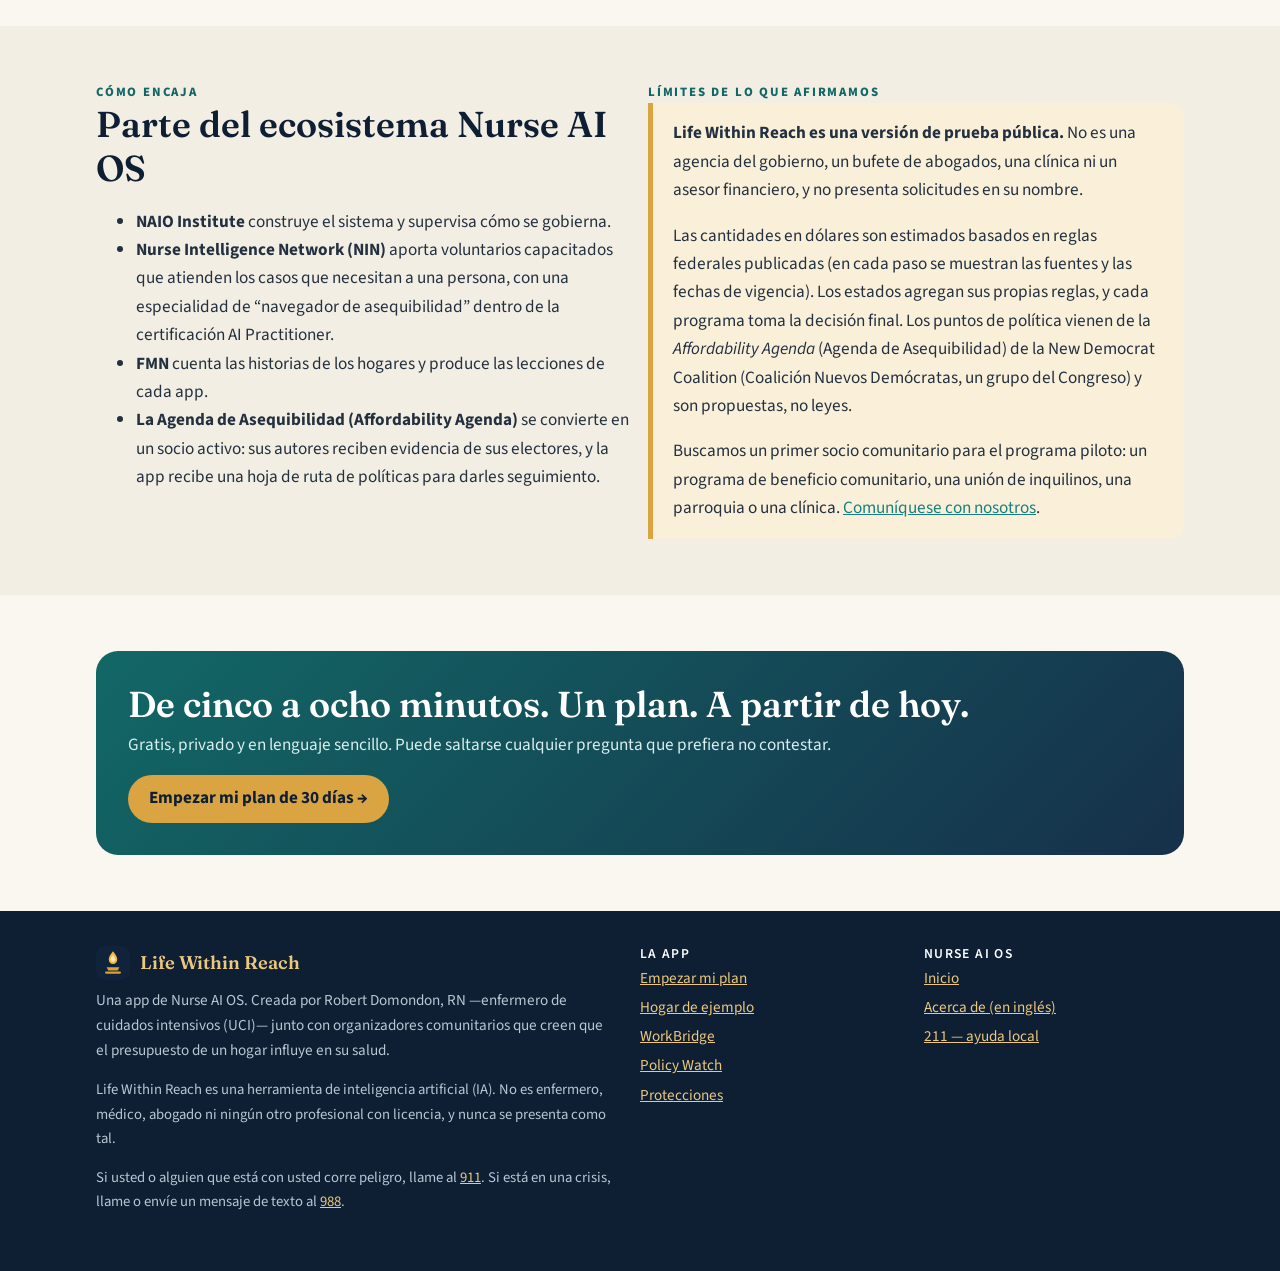
<file: life-within-reach/es/index.html>
<!DOCTYPE html>
<html lang="es">
<head>
<meta charset="utf-8">
<meta name="viewport" content="width=device-width, initial-scale=1">
<title>Life Within Reach — un organizador comunitario con IA para las cuentas que no pueden esperar | Nurse AI OS</title>
<meta name="description" content="Life Within Reach es un organizador comunitario con inteligencia artificial (IA) en su navegador: un plan privado de 30, 60 y 90 días para bajar sus gastos de comida, atención médica, vivienda, energía y cuidado familiar.">
<link rel="canonical" href="https://nurse-ai-os.org/life-within-reach/es/">
<link rel="alternate" hreflang="en" href="https://nurse-ai-os.org/life-within-reach/">
<link rel="alternate" hreflang="es" href="https://nurse-ai-os.org/life-within-reach/es/">
<meta property="og:title" content="Life Within Reach — Nurse AI OS">
<meta property="og:description" content="La lucha política es por los próximos 30 años. Su hogar necesita resolver los próximos 30 días. Un organizador comunitario con IA en su navegador para los gastos de comida, salud, vivienda, energía y cuidado familiar.">
<meta property="og:type" content="website">
<meta property="og:url" content="https://nurse-ai-os.org/life-within-reach/es/">
<link rel="icon" href="../assets/favicon-lamp.svg" type="image/svg+xml">
<link rel="preconnect" href="https://fonts.googleapis.com">
<link rel="preconnect" href="https://fonts.gstatic.com" crossorigin>
<link href="https://fonts.googleapis.com/css2?family=Fraunces:ital,opsz,wght@0,9..144,400;0,9..144,600;0,9..144,700;1,9..144,600&amp;family=Source+Sans+3:wght@400;600;700;800&amp;display=swap" rel="stylesheet">
<link rel="stylesheet" href="../assets/lwr.css">
<script type="application/ld+json">
{
  "@context": "https://schema.org",
  "@type": "WebApplication",
  "name": "Life Within Reach",
  "url": "https://nurse-ai-os.org/life-within-reach/",
  "inLanguage": "es",
  "applicationCategory": "LifestyleApplication",
  "operatingSystem": "Any (web browser)",
  "isAccessibleForFree": true,
  "description": "Un organizador comunitario con inteligencia artificial (IA) en su navegador que evalúa, planifica, enseña y conecta a los hogares con ayuda para los gastos de comida, atención médica, vivienda, energía y cuidado familiar.",
  "publisher": { "@type": "Organization", "name": "Nurse AI OS", "url": "https://nurse-ai-os.org/" },
  "author": { "@type": "Person", "name": "Robert Domondon", "url": "https://nurse-ai-os.org/about.html" }
}
</script>
</head>
<body>
<a class="skip-link" href="#main">Saltar al contenido principal</a>

<header class="lwr-header">
  <nav class="nav-bar" aria-label="Principal">
    <a class="brand" href="./">
      <img src="../assets/favicon-lamp.svg" alt="" width="34" height="34">
      <span>Life Within Reach<small>de Nurse AI OS</small></span>
    </a>
    <ul class="nav-links">
      <li class="hide-sm"><a href="#how">Cómo funciona</a></li>
      <li class="hide-sm"><a href="#apps">Las seis apps</a></li>
      <li class="hide-sm"><a href="#guardrails">Protecciones</a></li>
      <li><a href="https://nurse-ai-os.org/">Nurse AI OS</a></li>
      <li><a href="../" lang="en" hreflang="en">English</a></li>
      <li><a class="btn btn-gold btn-small" href="../app/?lang=es">Empezar mi plan</a></li>
    </ul>
  </nav>
</header>

<main id="main">

  <!-- Hero -->
  <section class="hero">
    <div class="container">
      <p class="eyebrow">Nurse AI OS · Costo de vida</p>
      <h1>La vida, <em>a su alcance</em>, desde este mes.</h1>
      <p class="lead">La lucha política por el costo de la comida, la atención médica, la vivienda, la energía y el cuidado infantil es por los próximos 30 años. Su hogar necesita resolver los próximos 30 días. Life Within Reach es un organizador comunitario con inteligencia artificial (IA) que funciona en su navegador. Revisa con usted su situación real y prepara un plan que puede empezar hoy mismo. Y cuando usted necesite hablar con alguien, le conecta con personas reales.</p>
      <div class="hero-actions">
        <a class="btn btn-gold" href="../app/?lang=es">Empezar mi plan de 30 días →</a>
        <a class="btn btn-ghost-light" href="../app/?lang=es&amp;sample=1">Ver un hogar de ejemplo</a>
      </div>
      <p class="small" style="color:#c8d3de;margin:0 0 .8rem">Es una herramienta de IA: no es enfermero, médico, abogado ni otro profesional con licencia.</p>
      <ul class="trust-row" aria-label="Compromisos">
        <li>Gratis</li>
        <li>No necesita cuenta</li>
        <li>Sus respuestas se quedan en su dispositivo</li>
        <li>Nunca pregunta su estatus migratorio</li>
        <li>De 5 a 8 minutos</li>
      </ul>
    </div>
  </section>

  <!-- The gap -->
  <section class="section">
    <div class="container">
      <div class="section-head">
        <p class="eyebrow dark">La brecha</p>
        <h2>La promesa está en manos del Congreso. La cuenta vence el viernes.</h2>
        <p>La ayuda existe, pero está regada entre sitios .gov, largas esperas al teléfono y líneas del 211. Lo que falta es alguien de confianza que la junte para <em>su</em> hogar y le acompañe paso a paso.</p>
      </div>
      <div class="gap-compare">
        <div class="card">
          <h3>Lo que la política arreglaría <span class="chip">a largo plazo</span></h3>
          <ul class="gap-list">
            <li><strong>Comida</strong>Reducir los aranceles, restaurar SNAP (cupones de alimentos), un descuento para internet</li>
            <li><strong>Atención médica</strong>Topes al costo de los medicamentos, transparencia de los PBM (intermediarios de farmacia), créditos fiscales de la ACA (Obamacare), reforma de la autorización previa</li>
            <li><strong>Vivienda</strong>4 millones de viviendas nuevas, LIHTC (crédito fiscal para vivienda de bajos ingresos), financiamiento para ADU (viviendas adicionales en el mismo terreno)</li>
            <li><strong>Energía</strong>Un reparto justo de los costos de la red eléctrica, más inversión en LIHEAP (ayuda para pagar la energía)</li>
            <li><strong>Familias</strong>Licencia pagada a nivel nacional, ampliar el CTC/CDCTC (créditos fiscales por hijos y por cuidado de dependientes), apoyo para quienes cuidan a un familiar</li>
          </ul>
        </div>
        <div class="card" style="border-color:var(--gold-300)">
          <h3>Lo que su hogar necesita <span class="chip gold">próximos 30 días</span></h3>
          <ul class="gap-list">
            <li><strong>Comida</strong>Un presupuesto de comida que alcance, inscripción en SNAP/WIC, una factura de internet más baja</li>
            <li><strong>Atención médica</strong>No perder la cobertura, recetas que pueda pagar, una factura negociada, una negación apelada</li>
            <li><strong>Vivienda</strong>Renta estable, un desalojo evitado, una solicitud de asistencia de emergencia presentada</li>
            <li><strong>Energía</strong>Un corte de servicio evitado, inscripción en la tarifa con descuento y en LIHEAP</li>
            <li><strong>Familias</strong>Cuidado infantil encontrado y con subsidio, su licencia del trabajo protegida, apoyo para quien cuida</li>
          </ul>
        </div>
      </div>
    </div>
  </section>

  <!-- How it works -->
  <section class="section section-alt" id="how">
    <div class="container">
      <div class="section-head">
        <p class="eyebrow dark">Cómo funciona</p>
        <h2>Primero entender. Luego planear. Luego actuar.</h2>
        <p>Un organizador comunitario, seis puertas de entrada. Cada app sigue los mismos cinco pasos, para entender su situación antes de sugerirle cualquier cosa.</p>
      </div>
      <ol class="adpie">
        <li><div class="letter">A</div><h3>Averiguar</h3><p>Preguntas sencillas, una a la vez, y cada una explica “por qué le pregunto esto”. Nunca le pregunta lo que ya puede deducir.</p></li>
        <li><div class="letter">E</div><h3>Entender</h3><p>Un resumen en una sola pantalla de “lo que está pasando”: en riesgo, con derecho a un programa pero sin inscribirse, o estable pero con el dinero muy justo.</p></li>
        <li><div class="letter">P</div><h3>Planear</h3><p>Una lista de tareas para 30, 60 y 90 días, ordenada primero por fecha límite y luego por los dólares que ahorra por cada hora de su esfuerzo.</p></li>
        <li><div class="letter">A</div><h3>Actuar</h3><p>“Hágalo conmigo”: guiones para llamadas, cartas y listas de pasos preparados con sus respuestas.</p></li>
        <li><div class="letter">S</div><h3>Seguimiento</h3><p>Una revisión semanal de dos preguntas y una cuenta de “lo ahorrado hasta ahora”. Después volvemos a planear.</p></li>
      </ol>

      <div class="traits" style="margin-top:2rem">
        <div class="card"><div class="trait-icon" aria-hidden="true">🧭</div><h3>Guía</h3><p>Se basa en la evidencia y no juzga. Pregunta antes de aconsejar, y le refiere a profesionales con licencia cuando algo no le corresponde: asuntos legales, médicos o de crisis.</p></div>
        <div class="card"><div class="trait-icon" aria-hidden="true">🤝</div><h3>Organizador comunitario</h3><p>Conoce los recursos de su zona —el 211, bancos de alimentos, ayuda legal gratuita, uniones de inquilinos, ayuda con los servicios públicos— y le conecta con personas, no solo con programas.</p></div>
        <div class="card"><div class="trait-icon" aria-hidden="true">📖</div><h3>Educador</h3><p>Cada paso trae una lección de 60 segundos —cómo funcionan las deducciones de SNAP, qué es la autorización previa— para que la próxima vez usted pueda hacerlo por su cuenta.</p></div>
      </div>
    </div>
  </section>

  <!-- Five apps -->
  <section class="section" id="apps">
    <div class="container">
      <div class="section-head">
        <p class="eyebrow dark">Seis puertas de entrada</p>
        <h2>Un plan para su hogar. Seis áreas de la vida.</h2>
        <p>Los hogares reales no tienen un solo problema: la fecha límite de SNAP, el aviso de corte y la lista de espera de la guardería llegan la misma semana. Life Within Reach junta las cinco áreas en un solo plan.</p>
      </div>
      <div class="grid grid-6">
        <article class="card pillar-card" style="--accent:var(--p-food)">
          <span class="roman">I · Comida y artículos esenciales</span>
          <h3>PantryPlan</h3>
          <p class="need">Un presupuesto de comida que alcance todo el mes.</p>
          <ol><li>Solicitud de SNAP, preparada de antemano</li><li>Lifeline + internet a bajo costo</li><li>Menú de dos semanas alrededor del día de la despensa de alimentos</li></ol>
          <a class="btn btn-ghost btn-small" href="../app/?lang=es#food">Abrir PantryPlan</a>
        </article>
        <article class="card pillar-card" style="--accent:var(--p-health)">
          <span class="roman">II · Atención médica</span>
          <h3>CareBridge</h3>
          <p class="need">Conserve su cobertura. Deje de pagar el precio completo.</p>
          <ol><li>Renovación de Medicaid a tiempo</li><li>Cómo pagar menos por sus recetas</li><li>Solicitud de atención caritativa (ayuda financiera del hospital) y apelación de una autorización previa</li></ol>
          <a class="btn btn-ghost btn-small" href="../app/?lang=es#health">Abrir CareBridge</a>
        </article>
        <article class="card pillar-card" style="--accent:var(--p-home)">
          <span class="roman">III · Vivienda</span>
          <h3>HomeHold</h3>
          <p class="need">Primero estabilizar, luego bajar el costo, luego construir.</p>
          <ol><li>Aviso de desalojo → ayuda legal hoy mismo</li><li>Revisión del aumento de renta y carta</li><li>Asistencia de emergencia para pagar la renta</li></ol>
          <a class="btn btn-ghost btn-small" href="../app/?lang=es#housing">Abrir HomeHold</a>
        </article>
        <article class="card pillar-card" style="--accent:var(--p-energy)">
          <span class="roman">IV · Energía</span>
          <h3>WattWise</h3>
          <p class="need">Un corte de luz o gas es un problema de salud.</p>
          <ol><li>Certificado médico + plan de pagos</li><li>Tarifa con descuento → LIHEAP → mejoras para ahorrar energía en casa</li><li>Cómo leer su factura</li></ol>
          <a class="btn btn-ghost btn-small" href="../app/?lang=es#energy">Abrir WattWise</a>
        </article>
        <article class="card pillar-card" style="--accent:var(--p-family)">
          <span class="roman">V · Familias</span>
          <h3>KinCare</h3>
          <p class="need">Cuidar a otros es un trabajo especializado que se hace sin paga.</p>
          <ol><li>Subsidio de cuidado infantil + DCAP (cuenta para gastos de cuidado de dependientes)</li><li>FMLA (Ley de Licencia Familiar y Médica) y licencia pagada del estado</li><li>Programas que pagan a familiares que cuidan</li></ol>
          <a class="btn btn-ghost btn-small" href="../app/?lang=es#family">Abrir KinCare</a>
        </article>
        <article class="card pillar-card" style="--accent:var(--p-work)">
          <span class="roman">VI · Trabajo e ingresos</span>
          <h3>WorkBridge</h3>
          <p class="need">Reemplace el sueldo. Cobre lo que le deben. Hable con una persona, no con un robot.</p>
          <ol><li>Desempleo, último cheque y el plazo de 60 días del seguro</li><li>Capacitación gratis con un empleo al final: aprendizajes, centros de empleo</li><li>Sus derechos cuando un programa lo filtra o lo reemplaza</li></ol>
          <a class="btn btn-ghost btn-small" href="../app/?lang=es#work">Abrir WorkBridge</a>
        </article>
      </div>
    </div>
  </section>

  <!-- Sample plan -->
  <section class="section section-alt">
    <div class="container">
      <div class="grid grid-2" style="align-items:center">
        <div>
          <p class="eyebrow dark">Lo que usted se lleva</p>
          <h2>Una lista de tareas con una cantidad en dólares y una fecha límite en cada línea.</h2>
          <p class="muted">Esta es una parte del plan para un hogar de ejemplo de tres personas en el Área de la Bahía de San Francisco: una renovación de Medi-Cal que vence en 12 días, un aviso de corte de luz con una máquina CPAP en casa, una factura de $2,400 de la sala de emergencias y $1,900 al mes de cuidado infantil.</p>
          <p><a class="btn btn-teal" href="../app/?lang=es&amp;sample=1">Ver el plan de ejemplo completo →</a></p>
        </div>
        <ol class="task-list" aria-label="Parte del plan de ejemplo">
          <li class="task" style="--accent:var(--p-energy)"><span aria-hidden="true">⚑</span><div><div class="task-title">Evite el corte de luz: certificado médico + plan de pagos</div><div class="task-meta"><span class="urgent">Vence en 3 días</span><span class="muted">· ~30 min</span></div></div><div class="task-value">Mantiene la luz</div></li>
          <li class="task" style="--accent:var(--p-health)"><span aria-hidden="true">⚑</span><div><div class="task-title">Entregue su paquete de renovación de Medi-Cal</div><div class="task-meta"><span class="urgent">Vence en 10 días</span><span class="muted">· ~30 min</span></div></div><div class="task-value">Mantiene la cobertura</div></li>
          <li class="task" style="--accent:var(--p-health)"><span aria-hidden="true">○</span><div><div class="task-title">Pida ayuda financiera al hospital</div><div class="task-meta"><span>Vence en 14 días</span><span class="muted">· ~60 min</span></div></div><div class="task-value">$2,400<small>estimado, una sola vez</small></div></li>
          <li class="task" style="--accent:var(--p-family)"><span aria-hidden="true">○</span><div><div class="task-title">Solicite ayuda para pagar el cuidado infantil</div><div class="task-meta"><span>Vence en 7 días</span><span class="muted">· ~60 min</span></div></div><div class="task-value">$1,140/mes<small>estimado probable</small></div></li>
        </ol>
      </div>
    </div>
  </section>

  <!-- Cross-cutting -->
  <section class="section">
    <div class="container">
      <div class="section-head">
        <p class="eyebrow dark">La capa por encima de las seis</p>
        <h2>De seis calculadoras a un movimiento.</h2>
        <p>Los planes de los hogares muestran dónde fallan los programas: negaciones, listas de espera, recursos que no contestan. Con su permiso, esa evidencia llega a quienes escriben las leyes.</p>
      </div>
      <div class="grid grid-3">
        <div class="card"><span class="chip green">En esta versión de prueba</span><h3 style="margin-top:.6rem">Centro de control del hogar</h3><p>Una sola entrevista, un solo perfil y un solo plan de 90 días que combina las seis áreas, ordenado por urgencia y por dólares.</p></div>
        <div class="card"><span class="chip gold">Versión de prueba</span><h3 style="margin-top:.6rem">Policy Watch</h3><p>Cada punto de la Agenda de Asequibilidad (<em lang="en">Affordability Agenda</em>) explicado según lo que está en juego para su hogar, más una historia sin datos que le identifiquen que puede enviar a su representante.</p></div>
        <div class="card"><span class="chip">Planeado</span><h3 style="margin-top:.6rem">Organizer's Desk</h3><p>Para personal de enfermería, promotoras, trabajadores comunitarios de salud (CHW) y organizadores: una vista de casos basada en el consentimiento, el mapa de recursos locales y tableros del vecindario sin datos que identifiquen a nadie.</p></div>
      </div>
    </div>
  </section>

  <!-- Guardrails -->
  <section class="section section-navy" id="guardrails">
    <div class="container">
      <div class="section-head">
        <p class="eyebrow">No negociable</p>
        <h2>Protecciones</h2>
        <p>La confianza es lo más valioso que tenemos. Nunca debemos gastarla de más.</p>
      </div>
      <ul class="guardrails">
        <li><strong>Honesto sobre lo que es.</strong> Life Within Reach es una herramienta de inteligencia artificial (IA). No es enfermero, médico, abogado ni ningún otro profesional con licencia, y nunca se presenta como tal.</li>
        <li><strong>Solo orientación y educación.</strong> Nunca da diagnósticos, dosis de medicamentos, representación legal ni asesoría financiera. Le indica con claridad cuándo acudir al 911, al 988, a la ayuda legal o a profesionales con licencia.</li>
        <li><strong>Reglas, no suposiciones.</strong> La elegibilidad sale de un sistema de reglas con control de versiones, donde cada regla tiene su fecha de vigencia y su fuente, y nunca del texto libre de una IA. Cada resultado es solo un cálculo preliminar; el programa es quien decide.</li>
        <li><strong>Privado desde el diseño.</strong> En esta versión de prueba, sus respuestas nunca salen de su navegador. Puede exportarlas o borrarlas cuando quiera. Nunca se pregunta por su estatus migratorio.</li>
        <li><strong>Usted decide si participa en la defensa de políticas.</strong> Su historia se comparte solo si usted lo decide y, de forma predeterminada, sin datos que le identifiquen.</li>
        <li><strong>Sin trucos ni trampas.</strong> No vendemos sus datos de contacto, no le ofrecemos extras pagados ni productos abusivos. Nos financian subvenciones, contratos públicos y socios sindicales o de sistemas de salud, nunca sus dificultades.</li>
        <li><strong>Equidad desde el diseño.</strong> Lenguaje sencillo; funciona en un teléfono básico y con lectores de pantalla. Disponible en inglés y español; el tagalo, el chino y el vietnamita son los próximos idiomas para el programa piloto del Área de la Bahía.</li>
        <li><strong>Rinde cuentas.</strong> Se rige por el marco EDENA; cada resultado se puede rastrear hasta una regla, una fuente o una revisión hecha por una persona.</li>
        <li><strong>Una persona siempre a un toque de distancia.</strong> Cada paso tiene la opción “hablar con una persona”; durante el programa piloto, voluntarios capacitados atenderán los casos que necesiten más ayuda.</li>
      </ul>
    </div>
  </section>

  <!-- Roadmap -->
  <section class="section">
    <div class="container">
      <div class="section-head">
        <p class="eyebrow dark">Orden de desarrollo</p>
        <h2>Empezamos donde los logros son más rápidos y más fáciles de medir.</h2>
      </div>
      <ol class="roadmap">
        <li><span class="n">1</span><div><h3>CareBridge</h3><p>El ahorro en recetas y la atención caritativa producen ahorros medibles en pocos días, y las reglas están bien documentadas.</p></div><span class="chip green">Versión de prueba</span></li>
        <li><span class="n">2</span><div><h3>WattWise</h3><p>Las protecciones contra cortes para hogares con equipo médico están bien definidas y se usan poco; los programas de servicios públicos están bien organizados para automatizarse.</p></div><span class="chip green">Versión de prueba</span></li>
        <li><span class="n">3</span><div><h3>PantryPlan</h3><p>La evaluación para SNAP ya está bien desarrollada; lo que nos hace diferentes es la parte de planificación de comidas nutritivas.</p></div><span class="chip green">Versión de prueba</span></li>
        <li><span class="n">4</span><div><h3>KinCare y HomeHold</h3><p>El mayor impacto para los hogares, pero lo que más cambia de un lugar a otro y lo más delicado en lo legal; se construyen sobre el mapa de recursos que maduran las tres primeras.</p></div><span class="chip gold">Versión de prueba inicial</span></li>
        <li><span class="n">5</span><div><h3>Policy Watch y Organizer's Desk</h3><p>Cuando ya exista una comunidad de hogares y organizadores comunitarios que conectar.</p></div><span class="chip">Planeado</span></li>
      </ol>
    </div>
  </section>

  <!-- Ecosystem + boundary -->
  <section class="section section-alt">
    <div class="container">
      <div class="grid grid-2">
        <div>
          <p class="eyebrow dark">Cómo encaja</p>
          <h2>Parte del ecosistema Nurse AI OS</h2>
          <ul>
            <li><strong>NAIO Institute</strong> construye el sistema y supervisa cómo se gobierna.</li>
            <li><strong>Nurse Intelligence Network (NIN)</strong> aporta voluntarios capacitados que atienden los casos que necesitan a una persona, con una especialidad de “navegador de asequibilidad” dentro de la certificación AI Practitioner.</li>
            <li><strong>FMN</strong> cuenta las historias de los hogares y produce las lecciones de cada app.</li>
            <li><strong>La Agenda de Asequibilidad (<span lang="en">Affordability Agenda</span>)</strong> se convierte en un socio activo: sus autores reciben evidencia de sus electores, y la app recibe una hoja de ruta de políticas para darles seguimiento.</li>
          </ul>
        </div>
        <div>
          <p class="eyebrow dark">Límites de lo que afirmamos</p>
          <div class="boundary">
            <p><strong>Life Within Reach es una versión de prueba pública.</strong> No es una agencia del gobierno, un bufete de abogados, una clínica ni un asesor financiero, y no presenta solicitudes en su nombre.</p>
            <p>Las cantidades en dólares son estimados basados en reglas federales publicadas (en cada paso se muestran las fuentes y las fechas de vigencia). Los estados agregan sus propias reglas, y cada programa toma la decisión final. Los puntos de política vienen de la <em lang="en">Affordability Agenda</em> (Agenda de Asequibilidad) de la New Democrat Coalition (Coalición Nuevos Demócratas, un grupo del Congreso) y son propuestas, no leyes.</p>
            <p>Buscamos un primer socio comunitario para el programa piloto: un programa de beneficio comunitario, una unión de inquilinos, una parroquia o una clínica. <a href="mailto:robert@nurse-ai-os.org?subject=Piloto%20de%20Life%20Within%20Reach">Comuníquese con nosotros</a>.</p>
          </div>
        </div>
      </div>
    </div>
  </section>

  <section class="section">
    <div class="container">
      <div class="cta-band">
        <div>
          <h2>De cinco a ocho minutos. Un plan. A partir de hoy.</h2>
          <p>Gratis, privado y en lenguaje sencillo. Puede saltarse cualquier pregunta que prefiera no contestar.</p>
        </div>
        <a class="btn btn-gold" href="../app/?lang=es">Empezar mi plan de 30 días →</a>
      </div>
    </div>
  </section>
</main>

<footer class="site-footer">
  <div class="container footer-grid">
    <div>
      <p class="brand" style="margin:0 0 .5rem"><img src="../assets/favicon-lamp.svg" alt="" width="30" height="30"> Life Within Reach</p>
      <p>Una app de Nurse AI OS. Creada por Robert Domondon, RN —enfermero de cuidados intensivos (UCI)— junto con organizadores comunitarios que creen que el presupuesto de un hogar influye en su salud.</p>
      <p class="small">Life Within Reach es una herramienta de inteligencia artificial (IA). No es enfermero, médico, abogado ni ningún otro profesional con licencia, y nunca se presenta como tal.</p>
      <p class="small">Si usted o alguien que está con usted corre peligro, llame al <a href="tel:911">911</a>. Si está en una crisis, llame o envíe un mensaje de texto al <a href="tel:988">988</a>.</p>
    </div>
    <div>
      <h4>La app</h4>
      <ul>
        <li><a href="../app/?lang=es">Empezar mi plan</a></li>
        <li><a href="../app/?lang=es&amp;sample=1">Hogar de ejemplo</a></li>
        <li><a href="../app/?lang=es#work">WorkBridge</a></li>
        <li><a href="../app/?lang=es#policy">Policy Watch</a></li>
        <li><a href="#guardrails">Protecciones</a></li>
      </ul>
    </div>
    <div>
      <h4>Nurse AI OS</h4>
      <ul>
        <li><a href="https://nurse-ai-os.org/">Inicio</a></li>
        <li><a href="https://nurse-ai-os.org/about.html">Acerca de (en inglés)</a></li>
        <li><a href="https://www.211.org" target="_blank" rel="noopener">211 — ayuda local</a></li>
      </ul>
    </div>
  </div>
</footer>
</body>
</html>
</file>
<file: life-within-reach/assets/lwr.css>
/* ============================================================
   Life Within Reach — a Nurse AI OS app
   Shares the Nurse AI OS palette: night-shift navy, scrub teal,
   lamplight gold, warm linen. Calm, warm, competent.
   ============================================================ */

:root {
  --navy-900: #0e1f33;
  --navy-800: #16304a;
  --navy-700: #1f3d5c;
  --teal-700: #126866;
  --teal-600: #17807e;
  --teal-500: #1d9c99;
  --teal-100: #e2f3f2;
  --gold-500: #d9a441;
  --gold-300: #ecc87f;
  --gold-100: #faf0da;
  --linen-50: #faf7f1;
  --linen-100: #f3eee4;
  --linen-200: #e8e0d0;
  --ink-900: #22303f;
  --ink-600: #4c5b6a;
  --white: #ffffff;
  --rose-700: #8f3f4a;
  --rose-600: #b25d68;
  --rose-100: #f8e6e8;
  --green-700: #2f6b3a;
  --green-100: #e5f2e3;
  --radius: 14px;
  --shadow-sm: 0 1px 3px rgba(14, 31, 51, .08);
  --shadow-md: 0 6px 20px rgba(14, 31, 51, .10);
  --font-display: "Fraunces", "Iowan Old Style", Georgia, serif;
  --font-body: "Source Sans 3", "Segoe UI", -apple-system, Helvetica, Arial, sans-serif;

  /* pillar accents */
  --p-food: #5f8f3e;
  --p-health: #17807e;
  --p-home: #b0703a;
  --p-energy: #c8941f;
  --p-family: #8a5a9c;
  --p-work: #3d6b8e;
}

* { box-sizing: border-box; }
html { scroll-behavior: smooth; -webkit-text-size-adjust: 100%; }
body {
  margin: 0;
  font-family: var(--font-body);
  font-size: 1.075rem;
  line-height: 1.65;
  color: var(--ink-900);
  background: var(--linen-50);
}
img, svg { max-width: 100%; }
h1, h2, h3, h4 { font-family: var(--font-display); color: var(--navy-900); line-height: 1.2; }
h1 { font-size: clamp(2.1rem, 5.4vw, 3.5rem); font-weight: 600; margin: .3em 0 .35em; letter-spacing: -.01em; }
h2 { font-size: clamp(1.55rem, 3.6vw, 2.25rem); font-weight: 600; margin: 0 0 .5em; }
h3 { font-size: 1.22rem; font-weight: 600; margin: 0 0 .4em; }
h4 { font-size: 1.05rem; font-weight: 600; margin: 0 0 .3em; }
p { margin: 0 0 1em; }
a { color: var(--teal-600); }
a:hover { color: var(--navy-800); }
:focus-visible { outline: 3px solid var(--teal-500); outline-offset: 2px; border-radius: 4px; }

.container { max-width: 1120px; margin: 0 auto; padding: 0 1rem; }
.narrow { max-width: 780px; }
.muted { color: var(--ink-600); }
.small { font-size: .92rem; }
.center { text-align: center; }
.visually-hidden { position: absolute !important; width: 1px; height: 1px; overflow: hidden; clip: rect(0 0 0 0); white-space: nowrap; }

.skip-link {
  position: fixed; top: .5rem; left: .5rem; z-index: 1000;
  transform: translateY(-160%); padding: .65rem 1rem; border-radius: 8px;
  background: var(--gold-300); color: var(--navy-900); font-weight: 800;
}
.skip-link:focus { transform: none; }

/* ---------- Safety strip ---------- */
.safety-strip {
  background: var(--rose-700); color: #fff; font-size: .92rem; text-align: center;
  padding: .4rem 1rem; line-height: 1.4;
}
.safety-strip a { color: #fff; font-weight: 700; }

/* ---------- Header ---------- */
.lwr-header { background: var(--navy-900); position: sticky; top: 0; z-index: 50; box-shadow: var(--shadow-sm); }
.nav-bar {
  display: flex; align-items: center; justify-content: space-between;
  gap: .75rem 1rem; padding: .65rem 1rem; max-width: 1160px; margin: 0 auto; flex-wrap: wrap;
}
.brand { display: flex; align-items: center; gap: .6rem; color: var(--gold-300); text-decoration: none; font-family: var(--font-display); font-weight: 600; font-size: 1.15rem; }
.brand img { width: 34px; height: 34px; border-radius: 9px; }
.brand small { display: block; font-family: var(--font-body); font-size: .72rem; color: #c8d3de; font-weight: 600; letter-spacing: .06em; text-transform: uppercase; line-height: 1.1; }
.brand:hover { color: var(--gold-300); }
.nav-links { display: flex; flex-wrap: wrap; gap: .25rem 1rem; align-items: center; list-style: none; margin: 0; padding: 0; }
.nav-links a { color: #dbe4ec; text-decoration: none; font-weight: 600; font-size: .98rem; }
.nav-links a:hover { color: var(--gold-300); }

/* ---------- Buttons ---------- */
.btn {
  display: inline-flex; align-items: center; justify-content: center; gap: .45rem;
  padding: .72rem 1.2rem; border-radius: 999px; border: 2px solid transparent;
  font: inherit; font-weight: 700; text-decoration: none; cursor: pointer; line-height: 1.2;
  min-height: 44px;
}
.btn-gold { background: var(--gold-500); color: var(--navy-900); }
.btn-gold:hover { background: var(--gold-300); color: var(--navy-900); }
.btn-teal { background: var(--teal-600); color: #fff; }
.btn-teal:hover { background: var(--teal-700); color: #fff; }
.btn-ghost { background: transparent; color: var(--navy-800); border-color: var(--navy-700); }
.btn-ghost:hover { background: var(--navy-900); color: #fff; }
.btn-ghost-light { background: transparent; color: #fff; border-color: rgba(255,255,255,.6); }
.btn-ghost-light:hover { background: rgba(255,255,255,.12); color: #fff; }
.btn-small { padding: .45rem .85rem; font-size: .92rem; min-height: 38px; }
.btn-link { background: none; border: 0; padding: 0; color: var(--teal-600); font: inherit; font-weight: 700; cursor: pointer; text-decoration: underline; min-height: 0; }
.btn[disabled] { opacity: .5; cursor: not-allowed; }
.nav-links .btn { color: var(--navy-900); }

/* ---------- Landing ---------- */
.hero { background: var(--navy-900); color: #e7edf3; padding: 3.5rem 0 3.25rem; position: relative; overflow: hidden; }
.hero::after {
  content: ""; position: absolute; right: -120px; top: -140px; width: 460px; height: 460px; border-radius: 50%;
  background: radial-gradient(circle, rgba(236,200,127,.28), rgba(236,200,127,0) 65%); pointer-events: none;
}
.hero h1 { color: #fff; max-width: 15ch; }
.hero h1 em { font-style: italic; color: var(--gold-300); }
.hero .lead { font-size: clamp(1.1rem, 2.2vw, 1.3rem); max-width: 46rem; color: #d3dde7; }
.eyebrow { text-transform: uppercase; letter-spacing: .14em; font-weight: 800; font-size: .8rem; color: var(--gold-300); margin: 0; }
.eyebrow.dark { color: var(--teal-700); }
.hero-actions { display: flex; flex-wrap: wrap; gap: .75rem; margin: 1.6rem 0 1.4rem; }
.trust-row { display: flex; flex-wrap: wrap; gap: .5rem; padding: 0; margin: 0; list-style: none; }
.trust-row li { border: 1px solid rgba(255,255,255,.25); border-radius: 999px; padding: .3rem .8rem; font-size: .9rem; color: #e7edf3; }
.trust-row li::before { content: "✓ "; color: var(--gold-300); font-weight: 800; }

.section { padding: 3.5rem 0; }
.section-alt { background: var(--linen-100); }
.section-navy { background: var(--navy-900); color: #dbe4ec; }
.section-navy h2, .section-navy h3 { color: #fff; }
.section-head { max-width: 760px; margin-bottom: 1.8rem; }
.section-head p { color: var(--ink-600); font-size: 1.1rem; }
.section-navy .section-head p { color: #c8d3de; }

.grid { display: grid; gap: 1rem; }
.grid-2 { grid-template-columns: repeat(2, minmax(0, 1fr)); }
.grid-3 { grid-template-columns: repeat(3, minmax(0, 1fr)); }
.grid-5 { grid-template-columns: repeat(5, minmax(0, 1fr)); }
.grid-6 { grid-template-columns: repeat(3, minmax(0, 1fr)); }

.card { background: var(--white); border: 1px solid var(--linen-200); border-radius: var(--radius); padding: 1.25rem; box-shadow: var(--shadow-sm); }
.card h3 { margin-top: 0; }
.card p:last-child { margin-bottom: 0; }
.section-navy .card { background: var(--navy-800); border-color: var(--navy-700); color: #dbe4ec; }

.gap-compare { display: grid; grid-template-columns: 1fr 1fr; gap: 1rem; }
.gap-compare .card h3 { font-size: 1.1rem; }
.gap-list { list-style: none; margin: 0; padding: 0; }
.gap-list li { padding: .55rem 0; border-top: 1px dashed var(--linen-200); }
.gap-list li:first-child { border-top: 0; }
.gap-list strong { display: block; color: var(--navy-900); }
.chip { display: inline-block; font-size: .78rem; font-weight: 700; letter-spacing: .04em; border-radius: 999px; padding: .12rem .6rem; background: var(--teal-100); color: var(--teal-700); }
.chip.gold { background: var(--gold-100); color: #7a5512; }
.chip.rose { background: var(--rose-100); color: var(--rose-700); }
.chip.green { background: var(--green-100); color: var(--green-700); }
.chip.navy { background: var(--navy-800); color: #fff; }

.adpie { counter-reset: step; display: grid; grid-template-columns: repeat(5, minmax(0,1fr)); gap: .8rem; list-style: none; padding: 0; margin: 0; }
.adpie li { background: var(--white); border: 1px solid var(--linen-200); border-radius: var(--radius); padding: 1rem; position: relative; }
.adpie .letter { font-family: var(--font-display); font-size: 2rem; color: var(--gold-500); line-height: 1; font-weight: 700; }
.adpie h3 { font-size: 1.05rem; margin: .35rem 0; }
.adpie p { font-size: .95rem; color: var(--ink-600); margin: 0; }

.pillar-card { border-top: 5px solid var(--accent, var(--teal-600)); display: flex; flex-direction: column; }
.pillar-card .roman { font-family: var(--font-display); color: var(--accent); font-weight: 700; font-size: .95rem; letter-spacing: .08em; }
.pillar-card h3 { margin: .2rem 0 .3rem; font-size: 1.3rem; }
.pillar-card .need { font-size: .95rem; color: var(--ink-600); }
.pillar-card ol { padding-left: 1.2rem; margin: .5rem 0 1rem; font-size: .93rem; }
.pillar-card .btn { margin-top: auto; align-self: flex-start; }

.traits { display: grid; grid-template-columns: repeat(3, minmax(0,1fr)); gap: 1rem; }
.trait-icon { font-size: 1.6rem; }

.guardrails { display: grid; grid-template-columns: repeat(2, minmax(0,1fr)); gap: .8rem 1.5rem; list-style: none; margin: 0; padding: 0; }
.guardrails li { padding-left: 1.8rem; position: relative; }
.guardrails li::before { content: "◆"; position: absolute; left: 0; color: var(--gold-500); }
.section-navy .guardrails strong { color: #fff; }

.roadmap { list-style: none; padding: 0; margin: 0; display: grid; gap: .6rem; }
.roadmap li { display: grid; grid-template-columns: 3rem 1fr auto; gap: .8rem; align-items: start; background: var(--white); border: 1px solid var(--linen-200); border-radius: var(--radius); padding: .9rem 1rem; }
.roadmap .n { font-family: var(--font-display); font-size: 1.6rem; color: var(--gold-500); font-weight: 700; line-height: 1; }
.roadmap h3 { font-size: 1.05rem; margin: 0 0 .15rem; }
.roadmap p { margin: 0; color: var(--ink-600); font-size: .95rem; }

.boundary { border-left: 5px solid var(--gold-500); background: var(--gold-100); padding: 1rem 1.25rem; border-radius: 0 var(--radius) var(--radius) 0; }
.boundary p:last-child { margin-bottom: 0; }

.cta-band { background: linear-gradient(135deg, var(--teal-700), var(--navy-800)); color: #fff; border-radius: 22px; padding: 2rem; display: flex; flex-wrap: wrap; gap: 1rem 2rem; align-items: center; justify-content: space-between; }
.cta-band h2 { color: #fff; margin: 0 0 .3rem; }
.cta-band p { margin: 0; color: #dbeeee; }

.site-footer { background: var(--navy-900); color: #b9c6d3; padding: 2.2rem 0 2.6rem; font-size: .95rem; }
.site-footer a { color: var(--gold-300); }
.footer-grid { display: grid; grid-template-columns: 2fr 1fr 1fr; gap: 1.5rem; }
.site-footer h4 { color: #fff; font-family: var(--font-body); font-size: .85rem; text-transform: uppercase; letter-spacing: .1em; }
.site-footer ul { list-style: none; padding: 0; margin: 0; }
.site-footer li { margin: .25rem 0; }

/* ============================================================
   App
   ============================================================ */
.app-body { background: var(--linen-50); }
.app-main { padding: 1.25rem 0 3rem; }
.app-tabs { background: var(--white); border-bottom: 1px solid var(--linen-200); position: sticky; top: var(--header-h, 64px); z-index: 40; }
.app-tabs .tablist { display: flex; gap: .25rem; overflow-x: auto; scrollbar-width: thin; padding: 0 1rem; max-width: 1160px; margin: 0 auto; }
.app-tabs button {
  flex: 0 0 auto; background: none; border: 0; border-bottom: 3px solid transparent; padding: .8rem .75rem .65rem;
  font: inherit; font-weight: 700; color: var(--ink-600); cursor: pointer; white-space: nowrap; font-size: .97rem;
}
.app-tabs button[aria-selected="true"] { color: var(--navy-900); border-bottom-color: var(--tab-accent, var(--gold-500)); }
.app-tabs button .dot { display: inline-block; width: .55rem; height: .55rem; border-radius: 50%; background: var(--tab-accent, var(--gold-500)); margin-right: .4rem; vertical-align: middle; }
.app-tabs button .count { display: inline-block; min-width: 1.4rem; padding: 0 .35rem; margin-left: .35rem; font-size: .78rem; border-radius: 999px; background: var(--linen-100); color: var(--ink-600); }

.layout { display: grid; grid-template-columns: minmax(0, 1fr) 320px; gap: 1.25rem; align-items: start; }
.sidebar { position: sticky; top: calc(var(--header-h, 64px) + 64px); display: grid; gap: 1rem; }

.persona { display: flex; gap: .85rem; align-items: flex-start; }
.persona-avatar { flex: 0 0 auto; width: 48px; height: 48px; border-radius: 50%; background: var(--navy-900); display: grid; place-items: center; }
.persona-avatar img { width: 30px; height: 30px; border-radius: 6px; }
.bubble { background: var(--white); border: 1px solid var(--linen-200); border-radius: 4px 16px 16px 16px; padding: .9rem 1.1rem; box-shadow: var(--shadow-sm); flex: 1; }
.bubble p:last-child { margin-bottom: 0; }
.bubble .who { font-weight: 800; color: var(--teal-700); font-size: .85rem; letter-spacing: .04em; text-transform: uppercase; margin-bottom: .2rem; }

/* intake */
.intake { max-width: 760px; margin: 0 auto; }
.progress { height: 8px; background: var(--linen-200); border-radius: 999px; overflow: hidden; margin: .75rem 0 1.25rem; }
.progress > span { display: block; height: 100%; background: linear-gradient(90deg, var(--teal-600), var(--gold-500)); transition: width .3s ease; }
.q-card { background: var(--white); border: 1px solid var(--linen-200); border-radius: 18px; padding: 1.5rem; box-shadow: var(--shadow-md); margin-top: 1rem; }
.q-card h2 { font-size: clamp(1.3rem, 3vw, 1.7rem); }
.why { margin: .25rem 0 1rem; }
.why summary { cursor: pointer; color: var(--teal-700); font-weight: 700; font-size: .95rem; }
.why p { background: var(--teal-100); border-radius: 10px; padding: .7rem .9rem; margin: .5rem 0 0; font-size: .95rem; }
.field { margin: 0 0 1rem; }
.field > label, .field > .label { display: block; font-weight: 700; margin-bottom: .3rem; color: var(--navy-900); }
.field .hint { display: block; font-size: .9rem; color: var(--ink-600); margin-top: .2rem; }
input[type="text"], input[type="number"], input[type="date"], select, textarea {
  font: inherit; width: 100%; max-width: 100%; padding: .65rem .75rem; border-radius: 10px; border: 1.5px solid #c9c0ae; background: #fff; color: var(--ink-900); min-height: 44px;
}
input:focus, select:focus, textarea:focus { border-color: var(--teal-600); outline: 3px solid rgba(29,156,153,.25); }
.money { position: relative; }
.money::before { content: "$"; position: absolute; left: .75rem; top: 50%; transform: translateY(-50%); color: var(--ink-600); font-weight: 700; }
.money input { padding-left: 1.6rem; }
.row { display: grid; grid-template-columns: repeat(auto-fit, minmax(150px, 1fr)); gap: .8rem; }
.choices { display: grid; grid-template-columns: repeat(auto-fit, minmax(210px, 1fr)); gap: .55rem; }
.choice { display: flex; align-items: flex-start; gap: .6rem; border: 1.5px solid var(--linen-200); border-radius: 12px; padding: .7rem .8rem; cursor: pointer; background: var(--linen-50); line-height: 1.35; }
.choice:hover { border-color: var(--teal-500); }
.choice input { margin-top: .2rem; width: 1.1rem; height: 1.1rem; accent-color: var(--teal-600); flex: 0 0 auto; }
.choice:has(input:checked) { border-color: var(--teal-600); background: var(--teal-100); }
.choice .sub { display: block; font-size: .85rem; color: var(--ink-600); }
.q-actions { display: flex; flex-wrap: wrap; justify-content: space-between; gap: .6rem; margin-top: 1.25rem; align-items: center; }
.q-actions .right { display: flex; gap: .6rem; margin-left: auto; }
.never-ask { font-size: .88rem; color: var(--ink-600); margin-top: 1rem; border-top: 1px dashed var(--linen-200); padding-top: .75rem; }

/* summary + plan */
.dx-grid { display: grid; grid-template-columns: repeat(auto-fit, minmax(190px, 1fr)); gap: .7rem; margin: 1rem 0 0; }
.dx { border-radius: 12px; padding: .8rem .9rem; border: 1px solid var(--linen-200); background: var(--white); border-left: 5px solid var(--accent); }
.dx .name { font-weight: 800; color: var(--navy-900); }
.dx .status { margin: .2rem 0 .35rem; }
.dx p { font-size: .92rem; color: var(--ink-600); margin: 0; }

.horizon { margin-top: 1.6rem; }
.horizon h3 { display: flex; align-items: baseline; gap: .6rem; flex-wrap: wrap; }
.horizon h3 .muted { font-family: var(--font-body); font-size: .92rem; font-weight: 600; }
.task-list { list-style: none; padding: 0; margin: 0; display: grid; gap: .65rem; }
.task { background: var(--white); border: 1px solid var(--linen-200); border-radius: 14px; padding: .95rem 1rem; display: grid; grid-template-columns: auto minmax(0,1fr) auto; gap: .4rem .9rem; align-items: start; border-left: 5px solid var(--accent, var(--teal-600)); }
.task.done { opacity: .72; background: var(--linen-100); }
.task.done .task-title { text-decoration: line-through; }
.task .check { width: 1.35rem; height: 1.35rem; margin-top: .25rem; accent-color: var(--teal-600); }
.task-title { font-weight: 800; color: var(--navy-900); line-height: 1.3; }
.task-meta { display: flex; flex-wrap: wrap; gap: .35rem .5rem; margin: .35rem 0 .2rem; font-size: .88rem; }
.task-why { font-size: .93rem; color: var(--ink-600); margin: .3rem 0 0; }
.task-value { text-align: right; font-weight: 800; color: var(--green-700); white-space: nowrap; line-height: 1.25; }
.task-value small { display: block; font-weight: 600; color: var(--ink-600); font-size: .8rem; }
.task-actions { grid-column: 2 / -1; display: flex; flex-wrap: wrap; gap: .5rem; margin-top: .4rem; }
.urgent { color: var(--rose-700); font-weight: 800; }

.tally { text-align: center; }
.tally .big { font-family: var(--font-display); font-size: 2.3rem; color: var(--green-700); font-weight: 700; line-height: 1.1; }
.tally .pot { font-size: .95rem; color: var(--ink-600); }
.meter { height: 10px; background: var(--linen-200); border-radius: 999px; overflow: hidden; margin: .6rem 0 .4rem; }
.meter > span { display: block; height: 100%; background: var(--green-700); }

.side-card h3 { font-size: 1.05rem; }
.side-card ul { padding-left: 1.1rem; margin: .3rem 0 0; font-size: .95rem; }
.data-actions { display: flex; flex-wrap: wrap; gap: .45rem; }

.tool-list { list-style: none; padding: 0; margin: 0; display: grid; gap: .5rem; }
.tool-list li { display: grid; grid-template-columns: minmax(0,1fr) auto; gap: .5rem; padding: .65rem .8rem; border: 1px solid var(--linen-200); border-radius: 12px; background: var(--white); }
.tool-list .t { font-weight: 700; color: var(--navy-900); }
.tool-list .d { font-size: .9rem; color: var(--ink-600); grid-column: 1 / -1; }
.links { display: flex; flex-wrap: wrap; gap: .45rem; }
.links a { font-size: .92rem; border: 1px solid var(--linen-200); border-radius: 999px; padding: .3rem .75rem; text-decoration: none; background: var(--white); }
.links a::after { content: " ↗"; }

.pillar-hero { border-radius: 18px; padding: 1.25rem 1.4rem; background: var(--white); border: 1px solid var(--linen-200); border-top: 6px solid var(--accent); margin-bottom: 1rem; }
.pillar-hero h2 { margin-bottom: .2rem; }

.empty { text-align: center; padding: 2rem 1rem; border: 2px dashed var(--linen-200); border-radius: 16px; color: var(--ink-600); }

.policy-item { border-left: 5px solid var(--accent, var(--gold-500)); }
.policy-item .stake { background: var(--gold-100); border-radius: 10px; padding: .6rem .8rem; margin: .5rem 0; font-size: .95rem; }

/* dialog */
dialog { border: 0; border-radius: 18px; padding: 0; width: min(760px, calc(100% - 1.5rem)); max-height: calc(100vh - 2rem); box-shadow: 0 20px 60px rgba(14,31,51,.35); color: var(--ink-900); }
dialog::backdrop { background: rgba(14,31,51,.55); }
.dlg-head { background: var(--navy-900); color: #fff; padding: 1rem 1.25rem; display: flex; justify-content: space-between; gap: 1rem; align-items: flex-start; position: sticky; top: 0; }
.dlg-head h2 { color: #fff; font-size: 1.25rem; margin: 0; }
.dlg-head .eyebrow { font-size: .72rem; }
.dlg-close { background: none; border: 0; color: #fff; font-size: 1.6rem; line-height: 1; cursor: pointer; padding: .1rem .4rem; }
.dlg-body { padding: 1.1rem 1.25rem 1.4rem; overflow: auto; }
.lesson { background: var(--teal-100); border-radius: 12px; padding: .85rem 1rem; margin-bottom: 1rem; }
.lesson h3 { font-size: 1rem; margin: 0 0 .3rem; color: var(--teal-700); }
.lesson p:last-child { margin-bottom: 0; }
.draft { width: 100%; min-height: 260px; font-family: ui-monospace, "SFMono-Regular", Menlo, Consolas, monospace; font-size: .9rem; line-height: 1.5; }
.dlg-actions { display: flex; flex-wrap: wrap; gap: .5rem; margin-top: .8rem; }
.escalate { border: 1px solid var(--rose-600); background: var(--rose-100); border-radius: 12px; padding: .75rem .9rem; margin-bottom: 1rem; font-size: .95rem; }
.escalate strong { color: var(--rose-700); }
.source { font-size: .85rem; color: var(--ink-600); margin-top: .8rem; }

.toast { position: fixed; bottom: 1rem; left: 50%; transform: translateX(-50%) translateY(150%); background: var(--navy-900); color: #fff; padding: .7rem 1.1rem; border-radius: 999px; box-shadow: var(--shadow-md); transition: transform .25s ease; z-index: 200; font-weight: 600; max-width: calc(100% - 2rem); }
.toast.show { transform: translateX(-50%) translateY(0); }

.app-foot { font-size: .88rem; color: var(--ink-600); border-top: 1px solid var(--linen-200); margin-top: 2rem; padding-top: 1rem; }

/* ---------- Responsive ---------- */
@media (max-width: 980px) {
  .grid-5, .grid-6 { grid-template-columns: repeat(2, minmax(0,1fr)); }
  .adpie { grid-template-columns: repeat(2, minmax(0,1fr)); }
  .layout { grid-template-columns: minmax(0, 1fr); }
  .sidebar { position: static; }
}
@media (max-width: 760px) {
  .grid-2, .grid-3, .traits, .gap-compare, .guardrails, .footer-grid { grid-template-columns: minmax(0, 1fr); }
  .grid-5, .grid-6 { grid-template-columns: minmax(0, 1fr); }
  .adpie { grid-template-columns: minmax(0, 1fr); }
  .hero { padding: 2.4rem 0 2.2rem; }
  .section { padding: 2.5rem 0; }
  .nav-links { gap: .2rem .8rem; }
  .nav-links .hide-sm { display: none; }
  .roadmap li { grid-template-columns: 2.2rem 1fr; }
  .roadmap li .chip { grid-column: 2; justify-self: start; }
  .task { grid-template-columns: auto minmax(0,1fr); }
  .task-value { grid-column: 2; text-align: left; }
  .task-actions { grid-column: 1 / -1; }
  .q-card { padding: 1.1rem; }
  .cta-band { padding: 1.4rem; }
}
@media (prefers-reduced-motion: reduce) {
  html { scroll-behavior: auto; }
  * { transition: none !important; }
}
@media print {
  .lwr-header, .app-tabs, .sidebar, .safety-strip, .task-actions, .site-footer { display: none !important; }
  .layout { grid-template-columns: 1fr; }
}

/* Persona avatar shows a neutral emoji (the AI is not presented as a nurse) */
.persona-avatar { font-size: 1.5rem; line-height: 1; }
</file>
